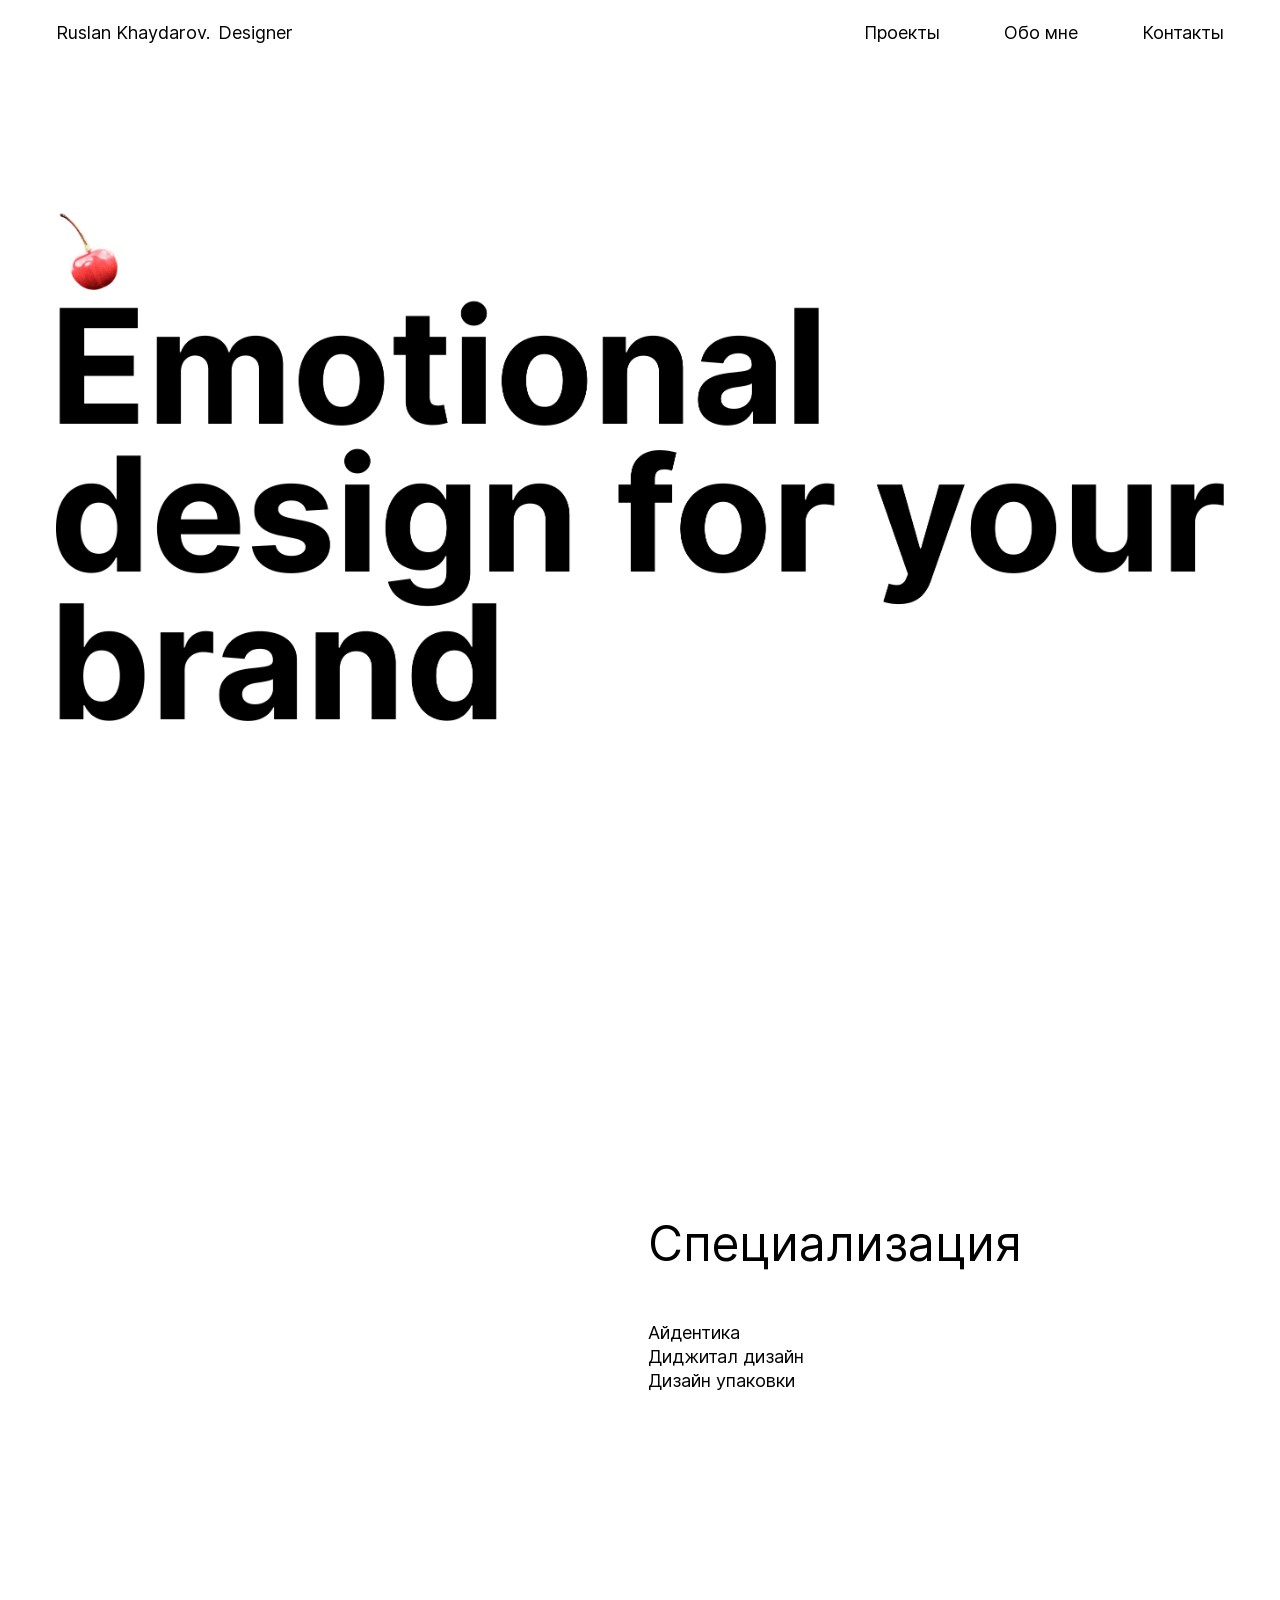
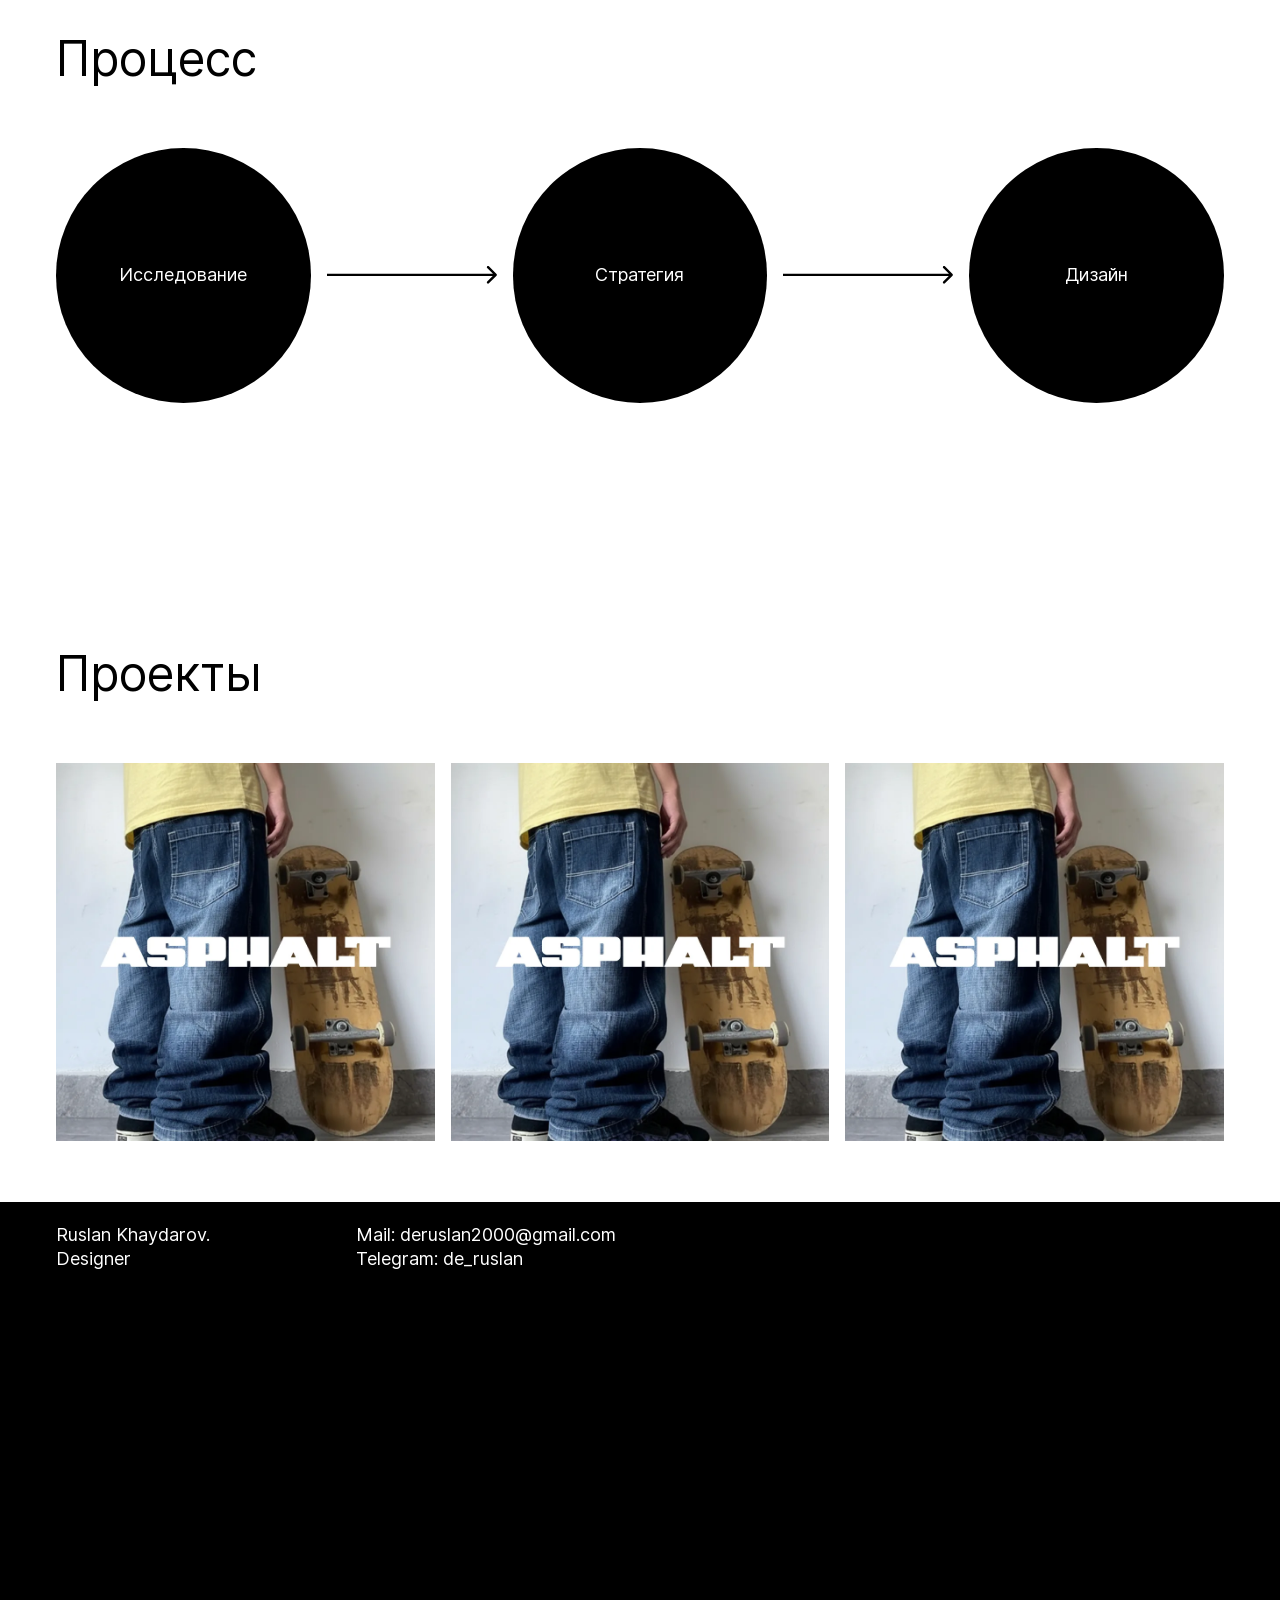
<file: index.html>
<!DOCTYPE html>
<html lang="ru">
<head>
    <meta charset="UTF-8">
    <meta http-equiv="X-UA-Compatible" content="IE=edge">
    <meta name="viewport" content="width=device-width, initial-scale=1.0">
    <link rel="stylesheet" href="./css/fonts.css">
    <link rel="stylesheet" href="./css/bootstrap-reboot.min.css">
    <link rel="stylesheet" href="./css/style.css">
    <title>TMA</title>
</head>
<body>
    <header class="header container">

        <div class="header__logo">
            <div class="logo">
                <div class="logo__text">
                    Ruslan Khaydarov.
                </div>
                <div class="logo__text">
                    Designer
                </div>
            </div>
        </div>

        <nav class="header__nav">
            <button class="burger" type="button" aria-label="Menu" aria-expanded="false">
                <span class="burger__line"></span>
                <span class="burger__line"></span>
            </button>

            <div class="nav">
                <a href="./projects/index.html" class="nav__item">
                    Проекты
                </a>
                <a href="./about/index.html" class="nav__item">
                    Обо мне
                </a>
                <a href="./contacts/index.html" class="nav__item">
                    Контакты
                </a>
            </div>

            <div class="nav-overlay" hidden></div>
        </nav>
        

    </header>

    <div class="hero hero--main">
        <div class="container">
            <img 
            class="hero__img hero__img--main" 
            srcset="./image/main-img.webp 1x, ./image/main-img.webp 2x"
            src="./image/main-img.webp" 
            alt="" 
            loading="eager"
            fetchpriority="high">
        </div>
        
    </div>

    <main class="main container">

        <section class="section-main">
            <div class="section-main__text-block">
                <h1 class="section-main__h1">
                    Специализация
                </h1>
                <p>
                    Айдентика
                    <br>
                    Диджитал дизайн
                    <br>
                    Дизайн упаковки
                </p>
            </div>
        </section>

        <section class="section-process">
            <h1 class="section-process__h1">
                Процесс
            </h1>
            <div class="section-process__graph">
                <div class="section-process__graph-item">
                    <div class="ball-block">
                        <span class="ball-block__text">
                            Исследование
                        </span>
                    </div>
                </div>
                <div class="section-process__graph-item">
                    <div class="arrow-block">
                        <img class="arrow-block__img" src="./image/arrow.svg" alt="">
                    </div>
                </div>
                <div class="section-process__graph-item">
                    <div class="ball-block">
                        <span class="ball-block__text">
                            Стратегия
                        </span>
                    </div>
                </div>
                <div class="section-process__graph-item">
                    <div class="arrow-block">
                        <img class="arrow-block__img" src="./image/arrow.svg" alt="">
                    </div>
                </div>
                <div class="section-process__graph-item">
                    <div class="ball-block">
                        <span class="ball-block__text">
                            Дизайн
                        </span>
                    </div>
                </div>
            </div>
        </section>

        <section class="section-projects">
            <h1 class="section-projects__h1">
                Проекты
            </h1>

            <div class="section-projects__project-links">
                <a href="./tma/index.html" class="section-projects__project-link">
                    <img src="./image/link-img.webp" alt="">
                </a>
                <a href="./asphalt/index.html" class="section-projects__project-link">
                    <img src="./image/link-img.webp" alt="">
                </a>
                <a href="" class="section-projects__project-link">
                    <img src="./image/link-img.webp" alt="">
                </a>
            </div>
        </section>
    </main>

    <footer class="footer">
        <div class="container footer__container">
            <div class="footer__logo">
                <div class="logo">
                    <div class="logo__text">
                        Ruslan Khaydarov.
                    </div>
                    <div class="logo__text">
                        Designer
                    </div>
                </div>
            </div>
            <div class="footer__contacts">
                <a href="#" class="footer__link">
                    Mail: deruslan2000@gmail.com
                </a>
                <a href="#" class="footer__link">
                    Telegram: de_ruslan
                </a>
            </div>
        </div>
    </footer>

    <script src="./js/main.js"></script>
</body>

</html>
</file>
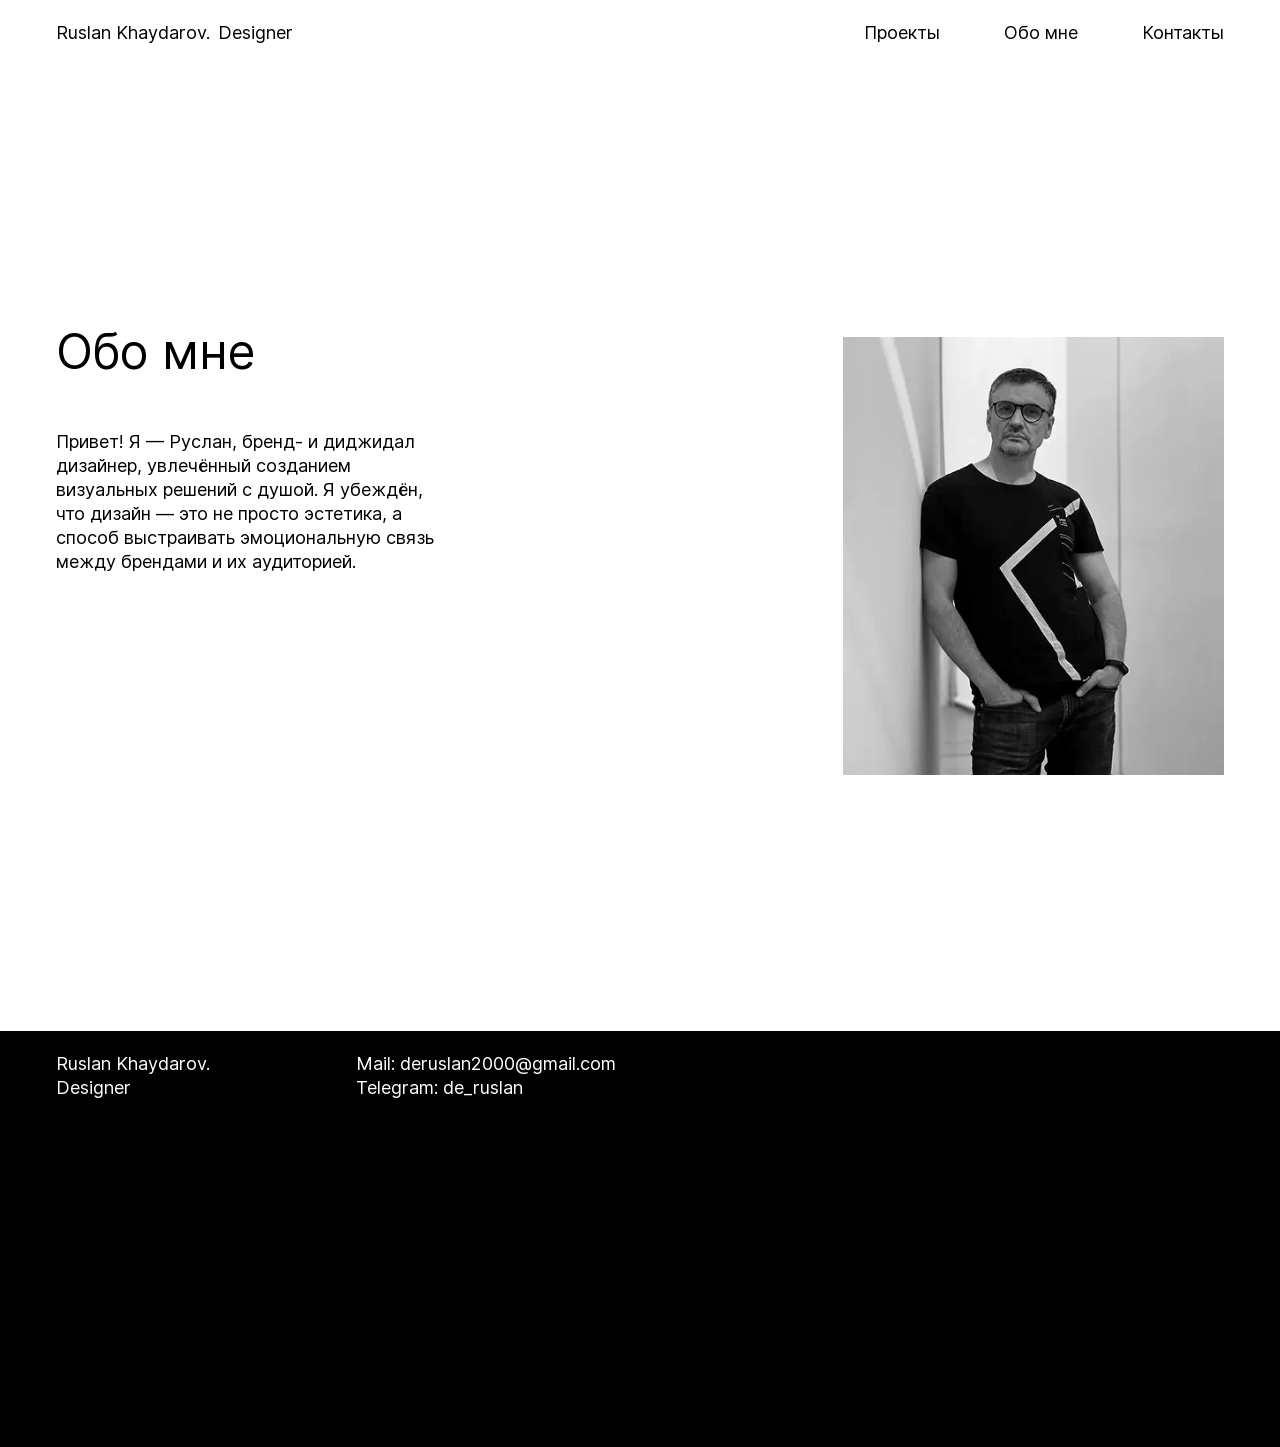
<file: about/index.html>
<!DOCTYPE html>
<html lang="ru">
<head>
    <meta charset="UTF-8">
    <meta http-equiv="X-UA-Compatible" content="IE=edge">
    <meta name="viewport" content="width=device-width, initial-scale=1.0">
    <link rel="stylesheet" href="../css/fonts.css">
    <link rel="stylesheet" href="../css/bootstrap-reboot.min.css">
    <link rel="stylesheet" href="../css/style.css">
    <title>TMA</title>
</head>
<body>
    <header class="header container">

        <div class="header__logo">
            <div class="logo">
                <div class="logo__text">
                    Ruslan Khaydarov.
                </div>
                <div class="logo__text">
                    Designer
                </div>
            </div>
        </div>

        <nav class="header__nav">
            <button class="burger" type="button" aria-label="Menu" aria-expanded="false">
                <span class="burger__line"></span>
                <span class="burger__line"></span>
            </button>

            <div class="nav">
                <a href="../asphalt/index.html" class="nav__item">
                    Проекты
                </a>
                <a href="../about/index.html" class="nav__item">
                    Обо мне
                </a>
                <a href="../contacts/index.html" class="nav__item">
                    Контакты
                </a>
            </div>

            <div class="nav-overlay" hidden></div>
        </nav>
        

    </header>

    <main class="main container">

        <section class="section-about u-pb-2x u-pt-2x">
            <div class="section-about__text-block">
                <div class="section-about__title">
                    <h1 class="section-about__h1">
                        Обо мне
                    </h1>
                </div>
                <div class="section-about__text">
                    <!-- <h2 class="section-intro__h2">
                        8 фильмов-загадок
                    </h2> -->
                    <p>
                        Привет! Я — Руслан, бренд- и диджидал дизайнер, увлечённый созданием визуальных решений с душой. Я убеждён, что дизайн — это не просто эстетика, а способ выстраивать эмоциональную связь между брендами и их аудиторией.
                    </p>
                </div>
            </div>
            <div class="section-about__img-block">
                <img 
                    src="../image/about-photo.webp" 
                    alt="" 
                    loading="eager"
                    fetchpriority="high">
            </div>
            
            
        </section>

    </main>

    <footer class="footer">
        <div class="container footer__container">
            <div class="footer__logo">
                <div class="logo">
                    <div class="logo__text">
                        Ruslan Khaydarov.
                    </div>
                    <div class="logo__text">
                        Designer
                    </div>
                </div>
            </div>
            <div class="footer__contacts">
                <a href="#" class="footer__link">
                    Mail: deruslan2000@gmail.com
                </a>
                <a href="#" class="footer__link">
                    Telegram: de_ruslan
                </a>
            </div>
        </div>
    </footer>

    <script src="../js/main.js"></script>
</body>
</html>
</file>
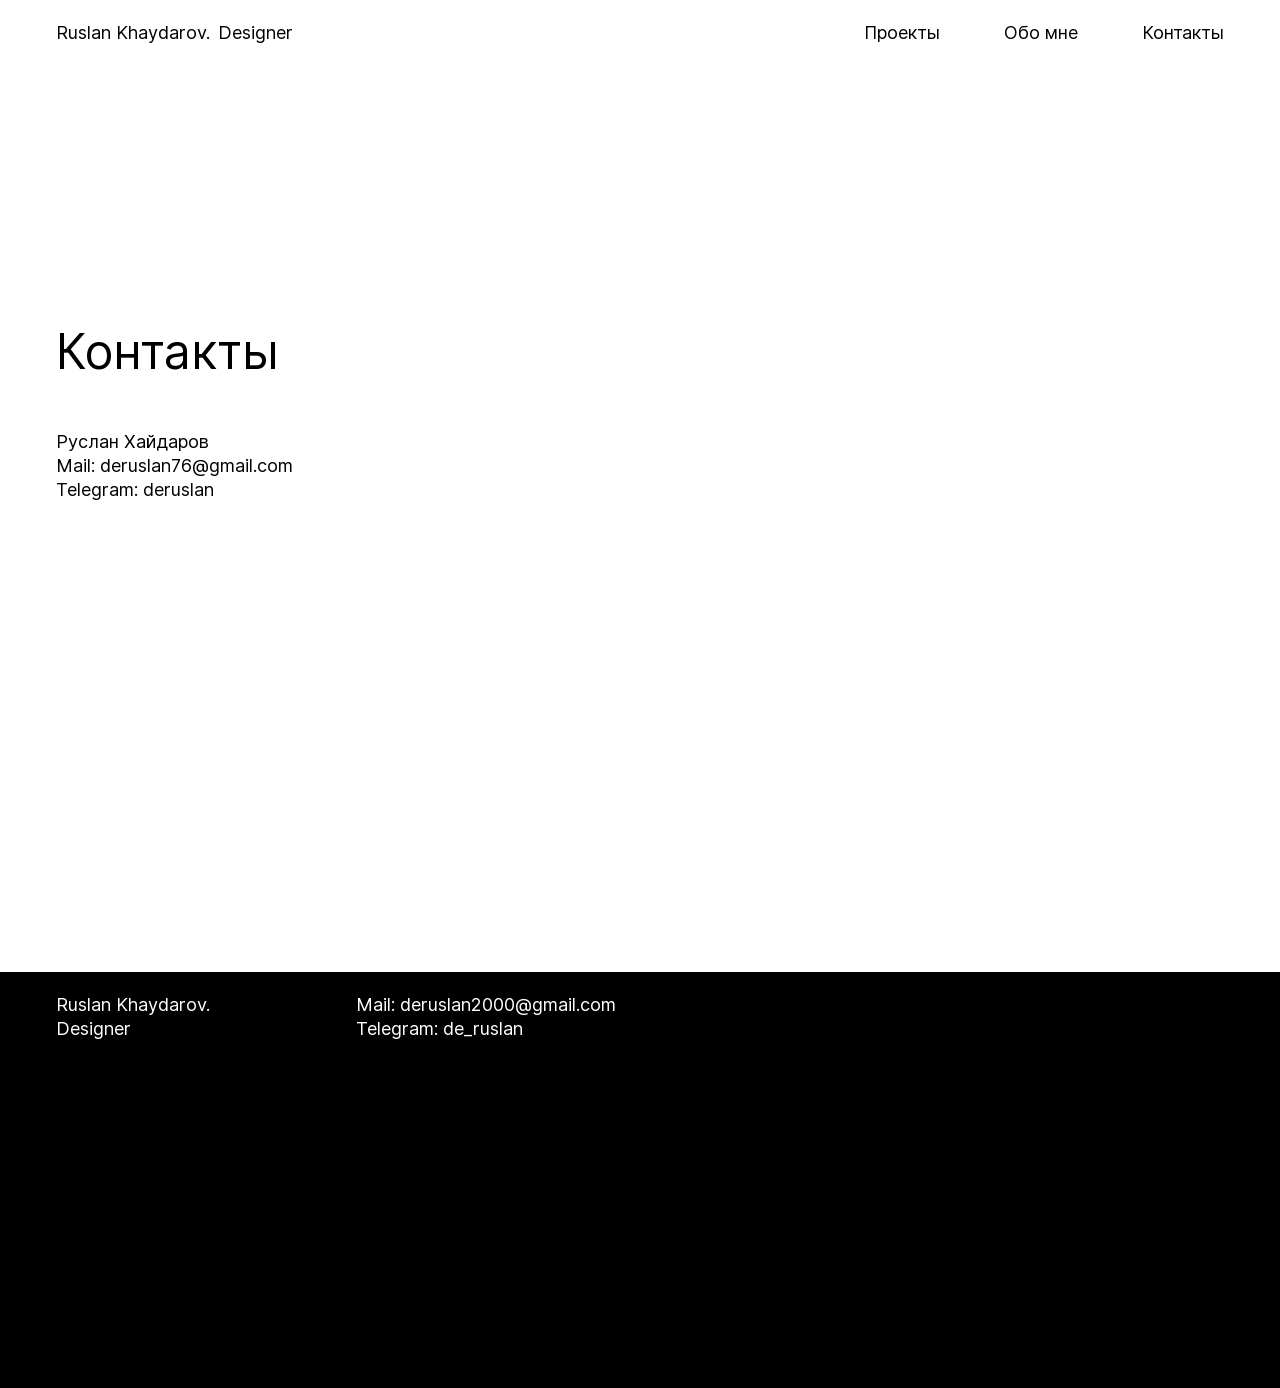
<file: contacts/index.html>
<!DOCTYPE html>
<html lang="ru">
<head>
    <meta charset="UTF-8">
    <meta http-equiv="X-UA-Compatible" content="IE=edge">
    <meta name="viewport" content="width=device-width, initial-scale=1.0">
    <link rel="stylesheet" href="../css/fonts.css">
    <link rel="stylesheet" href="../css/bootstrap-reboot.min.css">
    <link rel="stylesheet" href="../css/style.css">
    <title>TMA</title>
</head>
<body>
    <header class="header container">

        <div class="header__logo">
            <div class="logo">
                <div class="logo__text">
                    Ruslan Khaydarov.
                </div>
                <div class="logo__text">
                    Designer
                </div>
            </div>
        </div>

        <nav class="header__nav">
            <button class="burger" type="button" aria-label="Menu" aria-expanded="false">
                <span class="burger__line"></span>
                <span class="burger__line"></span>
            </button>

            <div class="nav">
                <a href="../asphalt/index.html" class="nav__item">
                    Проекты
                </a>
                <a href="../about/index.html" class="nav__item">
                    Обо мне
                </a>
                <a href="../contacts/index.html" class="nav__item">
                    Контакты
                </a>
            </div>

            <div class="nav-overlay" hidden></div>
        </nav>
        

    </header>

    <main class="main container">

        <section class="section-contacts u-pb-2x u-pt-2x">
            <div class="section-contacts__text-block">
                <div class="section-contacts__title">
                    <h1 class="section-contacts__h1">
                        Контакты
                    </h1>
                </div>
                <div class="section-contacts__text">
                    <span>
                        Руслан Хайдаров 
                    </span>
                    <span>
                        Mail: deruslan76@gmail.com
                    </span>
                    <span>
                        Telegram: deruslan
                    </span>
                                           
                </div>
            </div>
            
            
        </section>

    </main>

    <footer class="footer">
        <div class="container footer__container">
            <div class="footer__logo">
                <div class="logo">
                    <div class="logo__text">
                        Ruslan Khaydarov.
                    </div>
                    <div class="logo__text">
                        Designer
                    </div>
                </div>
            </div>
            <div class="footer__contacts">
                <a href="#" class="footer__link">
                    Mail: deruslan2000@gmail.com
                </a>
                <a href="#" class="footer__link">
                    Telegram: de_ruslan
                </a>
            </div>
        </div>
    </footer>

    <script src="../js/main.js"></script>
</body>
</html>
</file>
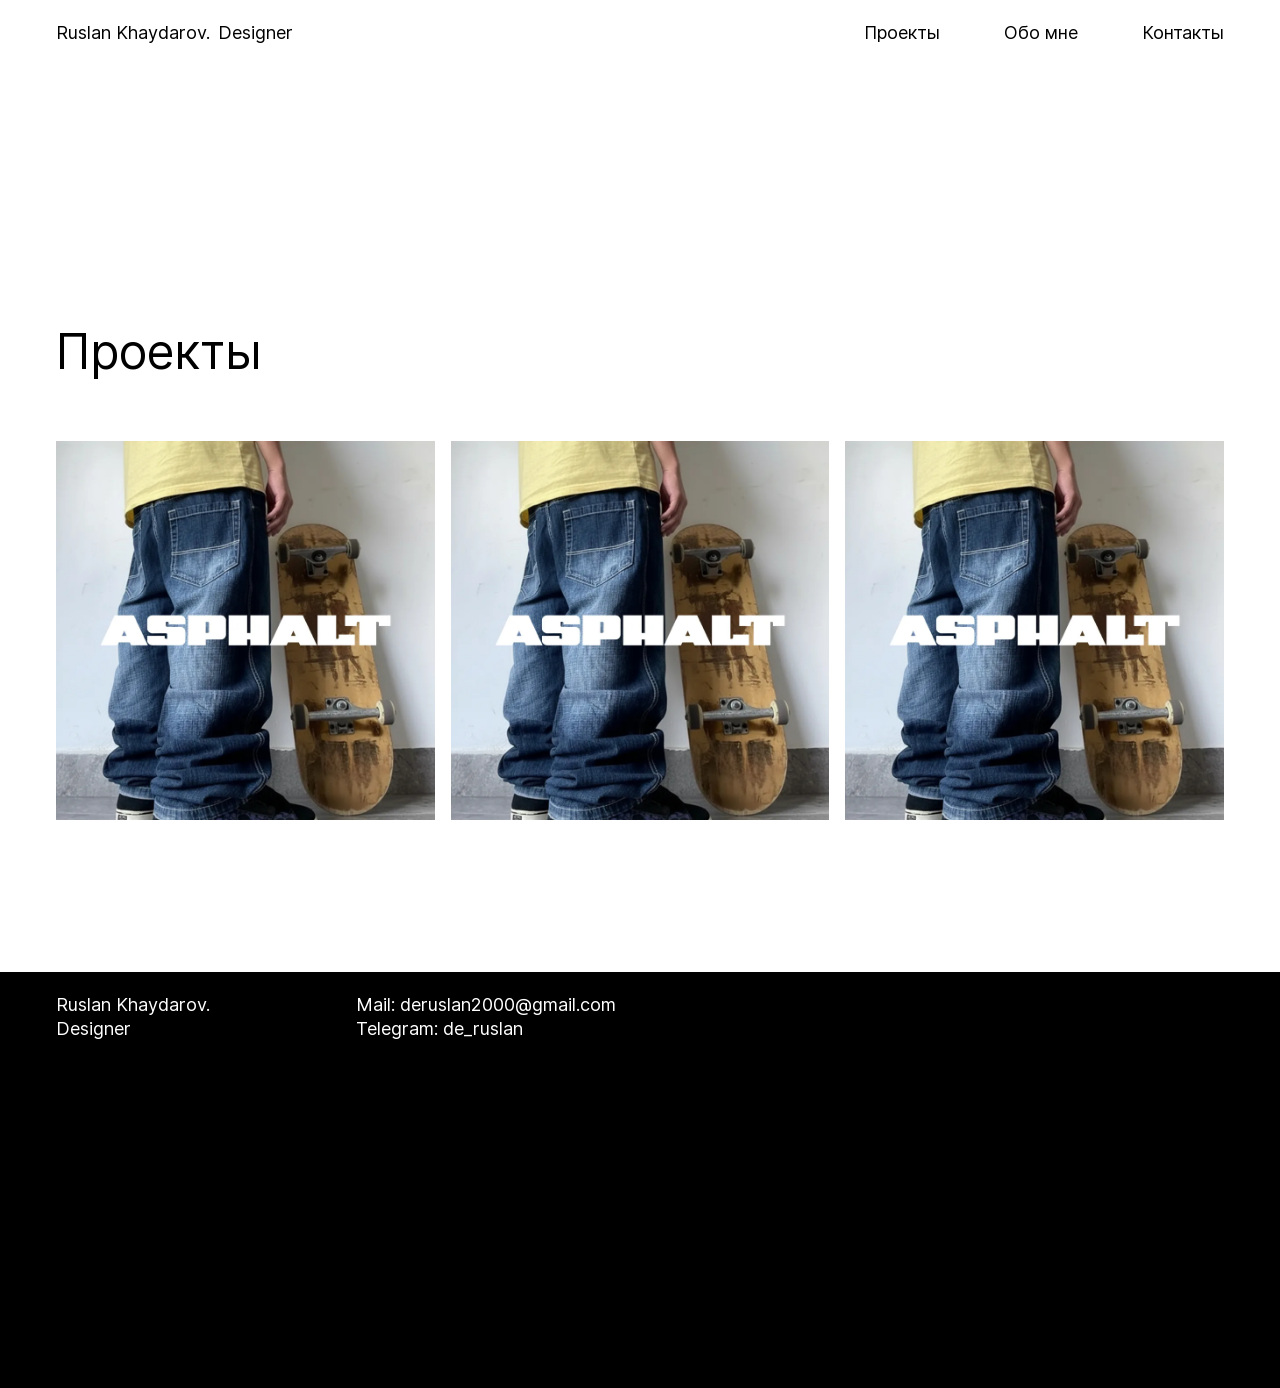
<file: projects/index.html>
<!DOCTYPE html>
<html lang="ru">
<head>
    <meta charset="UTF-8">
    <meta http-equiv="X-UA-Compatible" content="IE=edge">
    <meta name="viewport" content="width=device-width, initial-scale=1.0">
    <link rel="stylesheet" href="../css/fonts.css">
    <link rel="stylesheet" href="../css/bootstrap-reboot.min.css">
    <link rel="stylesheet" href="../css/style.css">
    <title>TMA</title>
</head>
<body>
    <header class="header container">

        <div class="header__logo">
            <div class="logo">
                <div class="logo__text">
                    Ruslan Khaydarov.
                </div>
                <div class="logo__text">
                    Designer
                </div>
            </div>
        </div>

        <nav class="header__nav">
            <button class="burger" type="button" aria-label="Menu" aria-expanded="false">
                <span class="burger__line"></span>
                <span class="burger__line"></span>
            </button>

            <div class="nav">
                <a href="../asphalt/index.html" class="nav__item">
                    Проекты
                </a>
                <a href="../about/index.html" class="nav__item">
                    Обо мне
                </a>
                <a href="../contacts/index.html" class="nav__item">
                    Контакты
                </a>
            </div>

            <div class="nav-overlay" hidden></div>
        </nav>
        

    </header>

    <main class="main container">

        <section class="section-projects u-pt-2x">
            <h1 class="section-projects__h1">
                Проекты
            </h1>

            <div class="section-projects__project-links">
                <a href="../tma/index.html" class="section-projects__project-link">
                    <img src="../image/link-img.webp" alt="">
                </a>
                <a href="../asphalt/index.html" class="section-projects__project-link">
                    <img src="../image/link-img.webp" alt="">
                </a>
                <a href="" class="section-projects__project-link">
                    <img src="../image/link-img.webp" alt="">
                </a>
            </div>
        </section>
    </main>

    <footer class="footer">
        <div class="container footer__container">
            <div class="footer__logo">
                <div class="logo">
                    <div class="logo__text">
                        Ruslan Khaydarov.
                    </div>
                    <div class="logo__text">
                        Designer
                    </div>
                </div>
            </div>
            <div class="footer__contacts">
                <a href="#" class="footer__link">
                    Mail: deruslan2000@gmail.com
                </a>
                <a href="#" class="footer__link">
                    Telegram: de_ruslan
                </a>
            </div>
        </div>
    </footer>

    <script src="../js/main.js"></script>
</body>

</html>
</file>
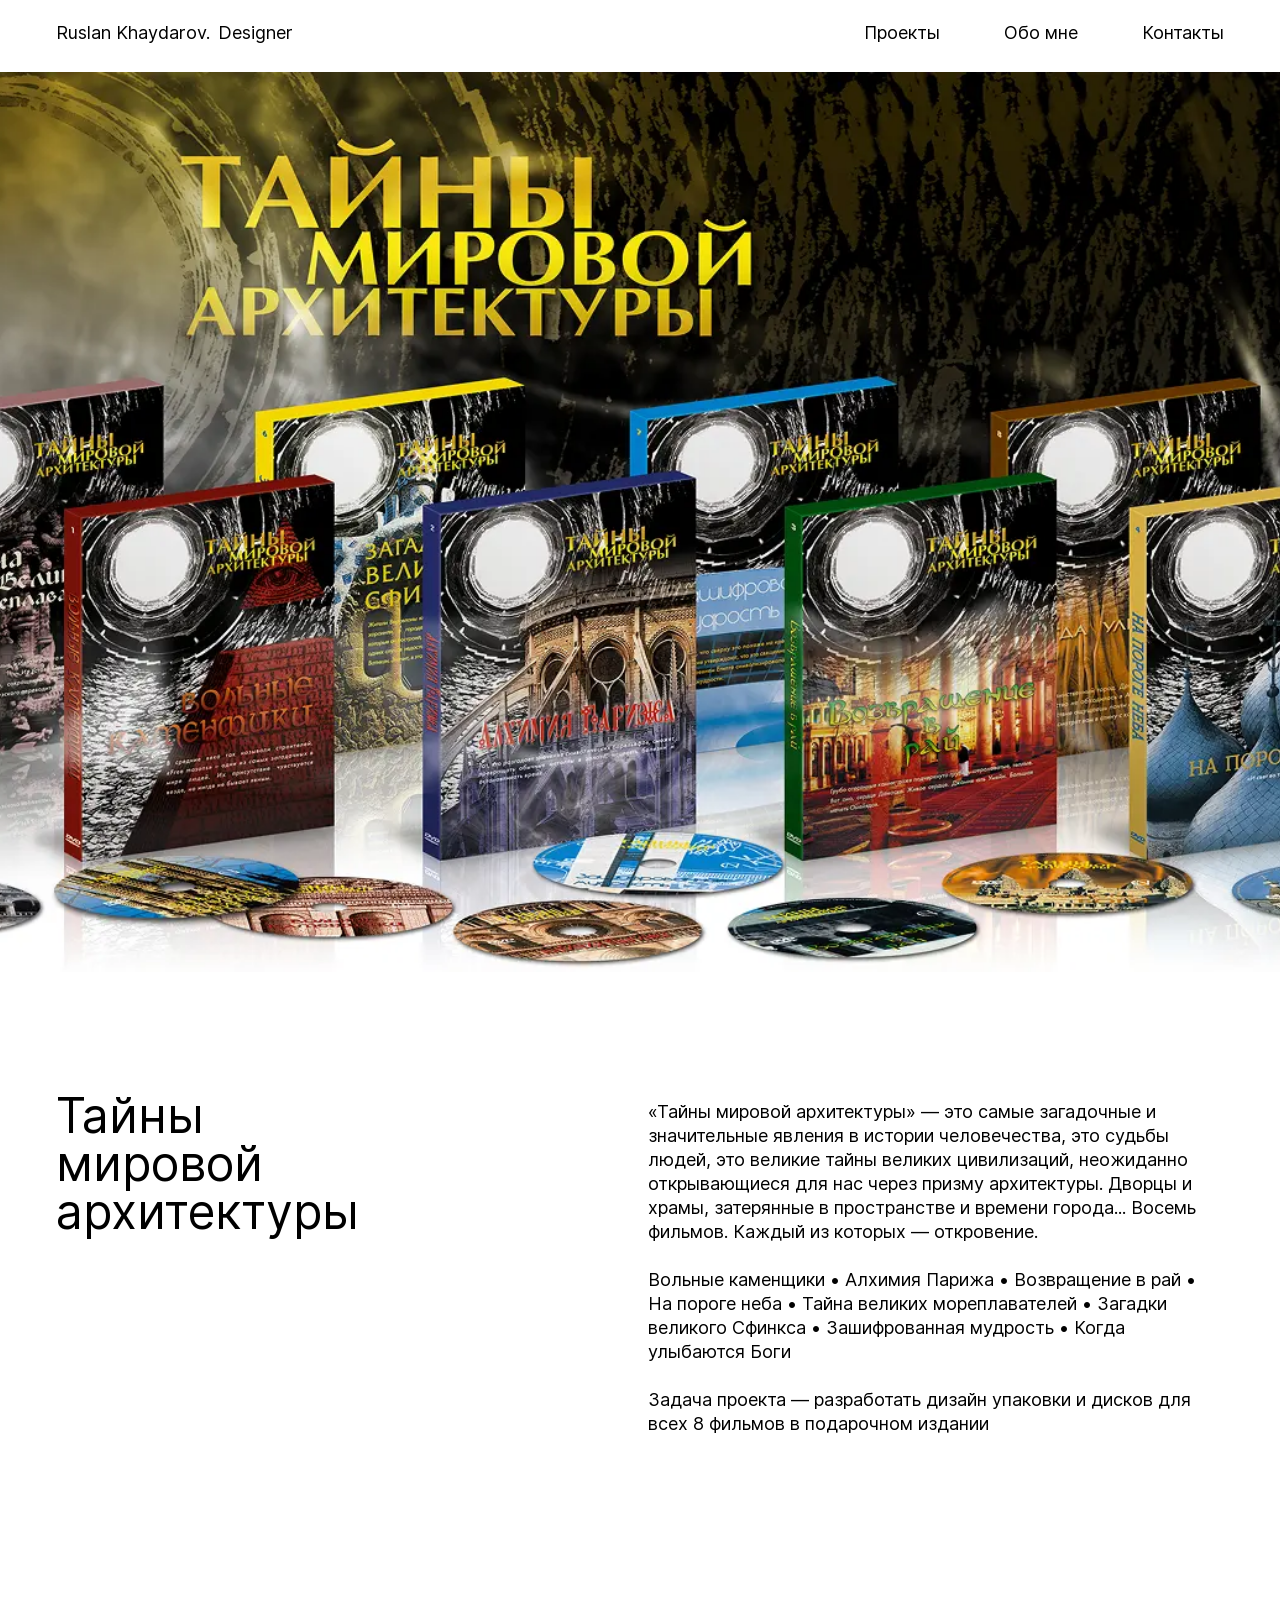
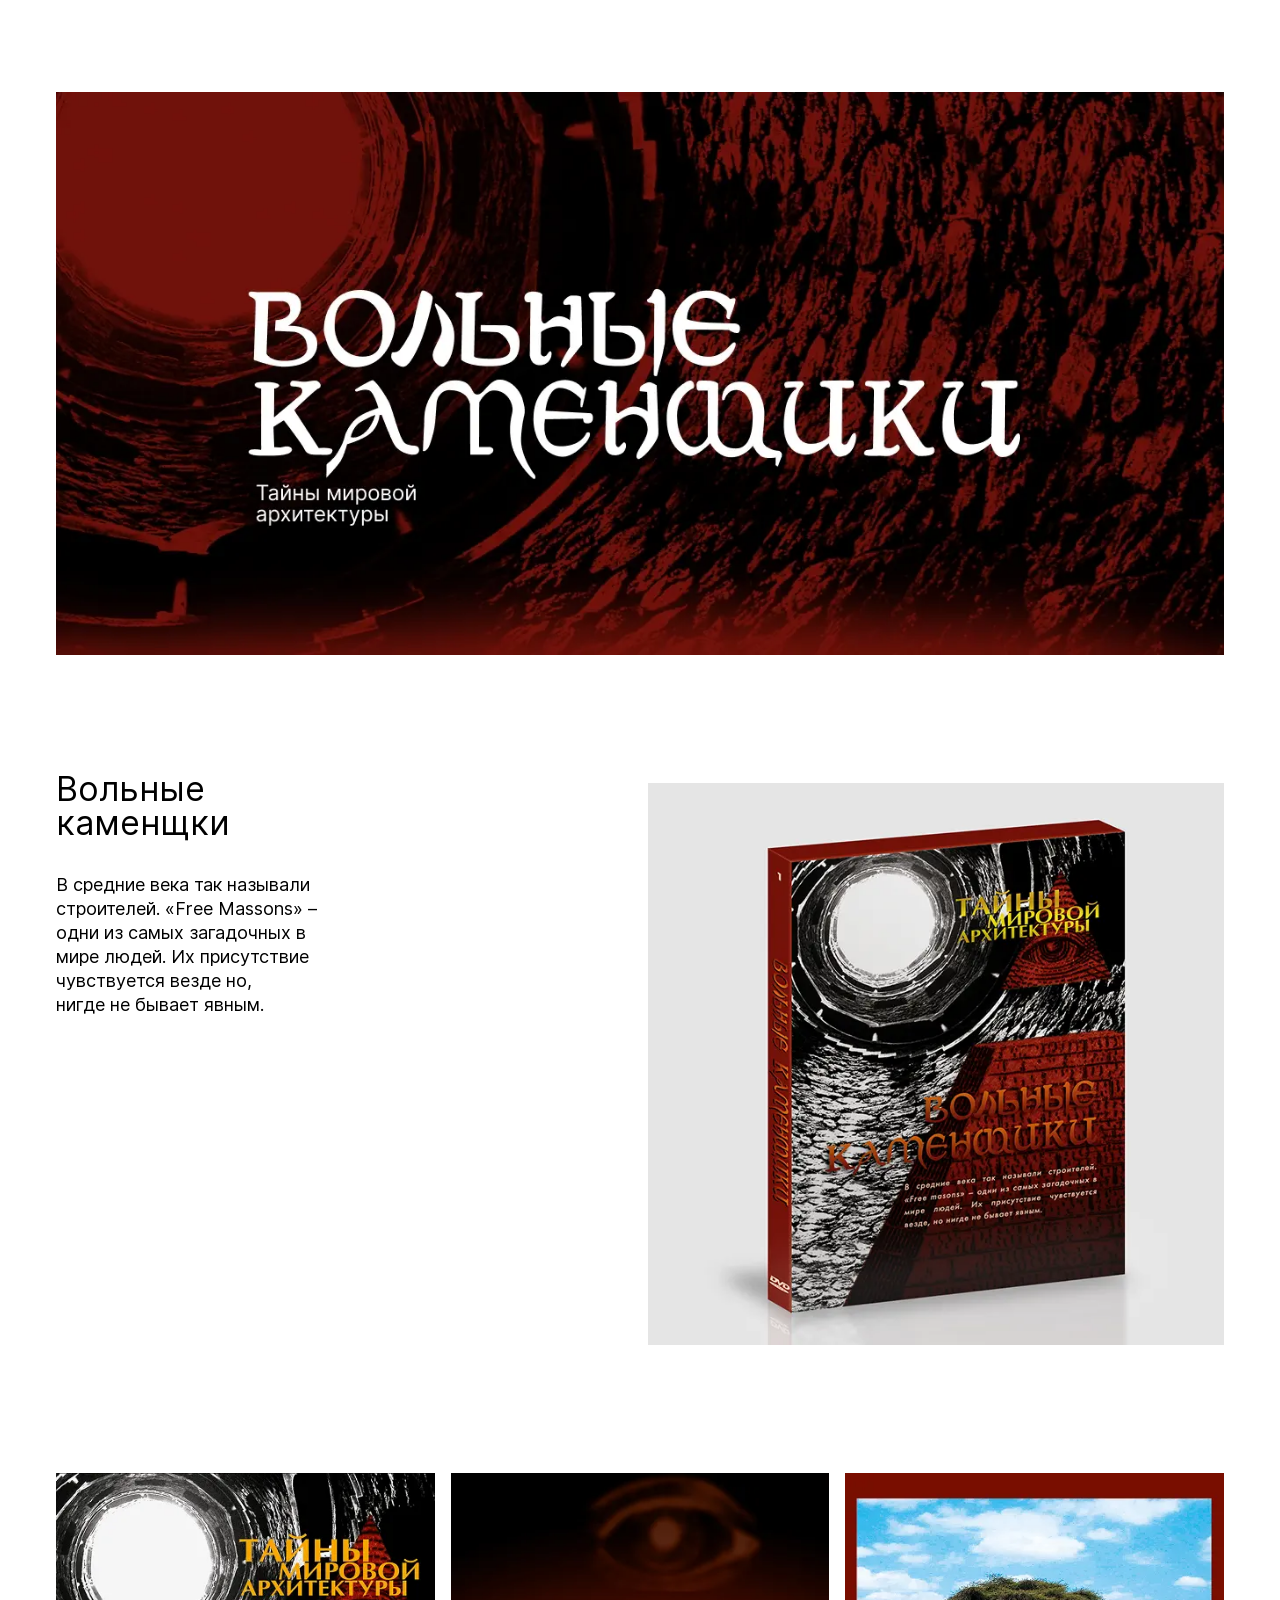
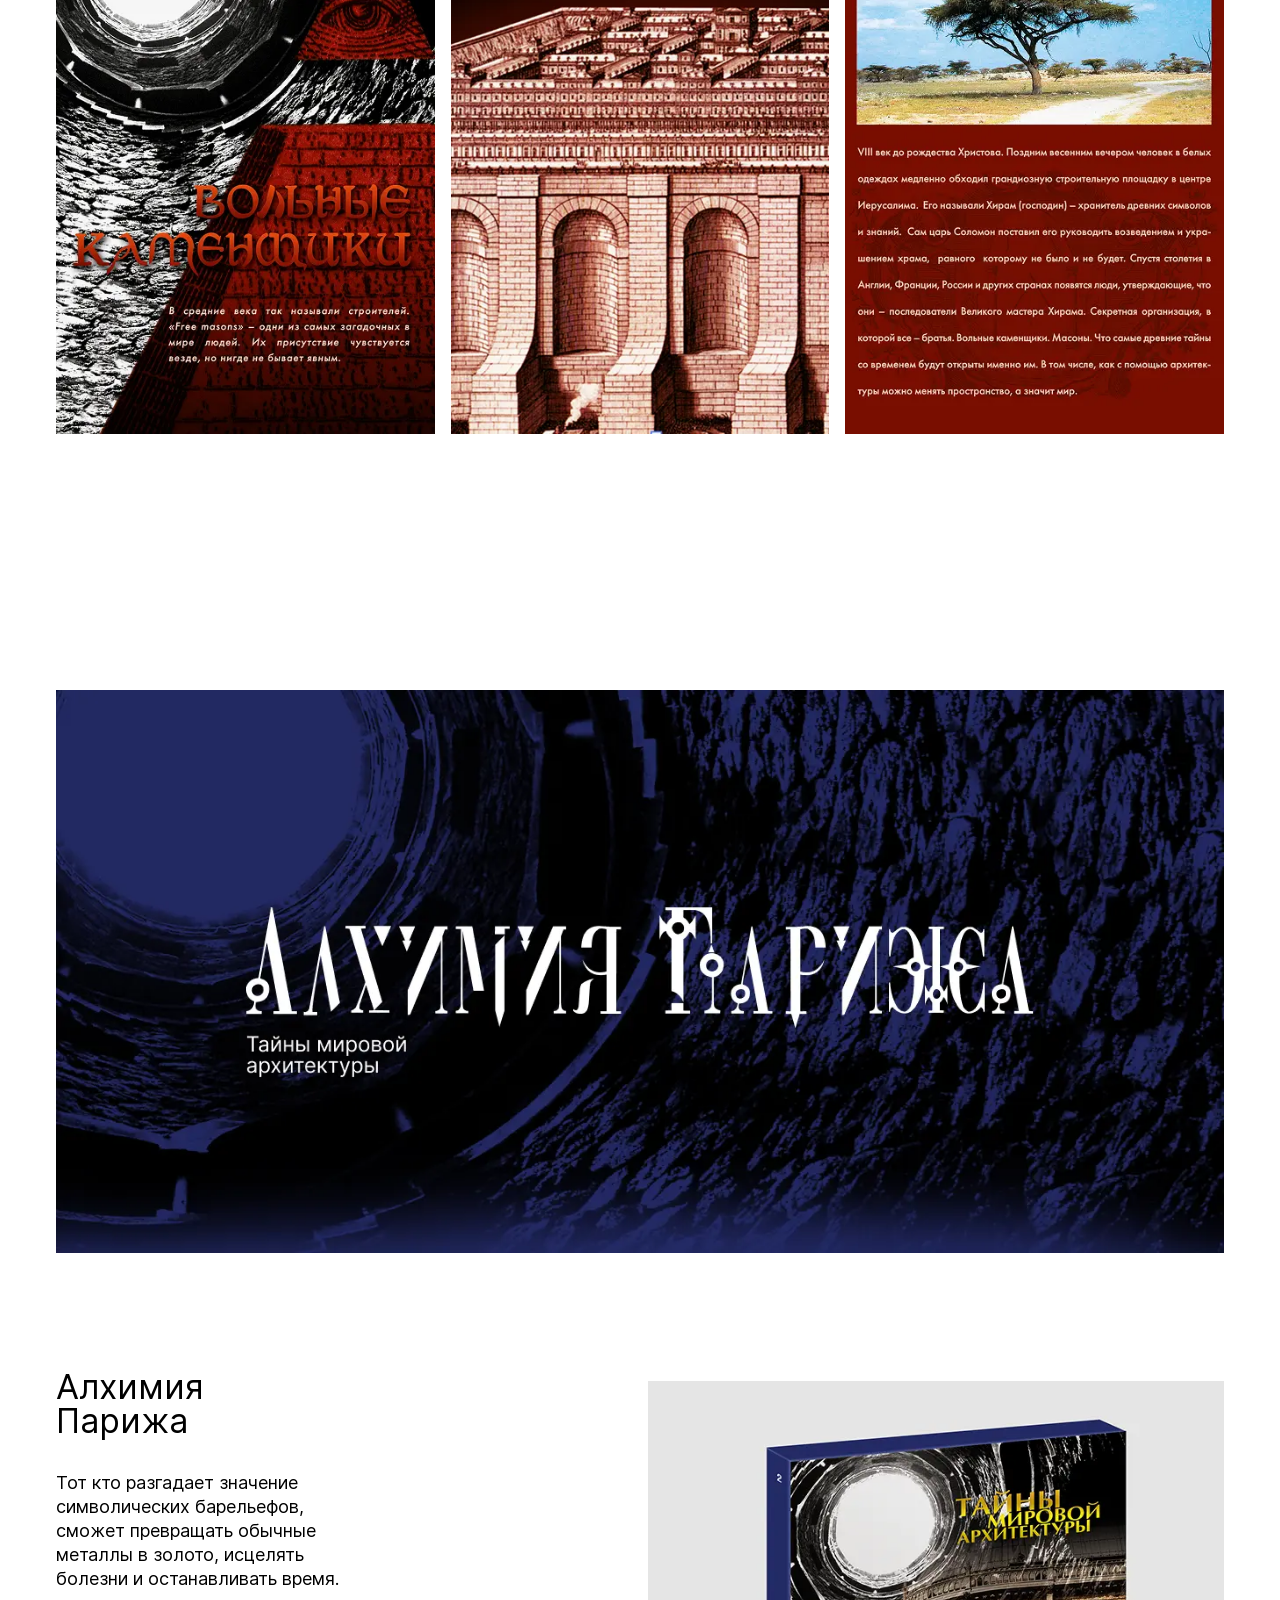
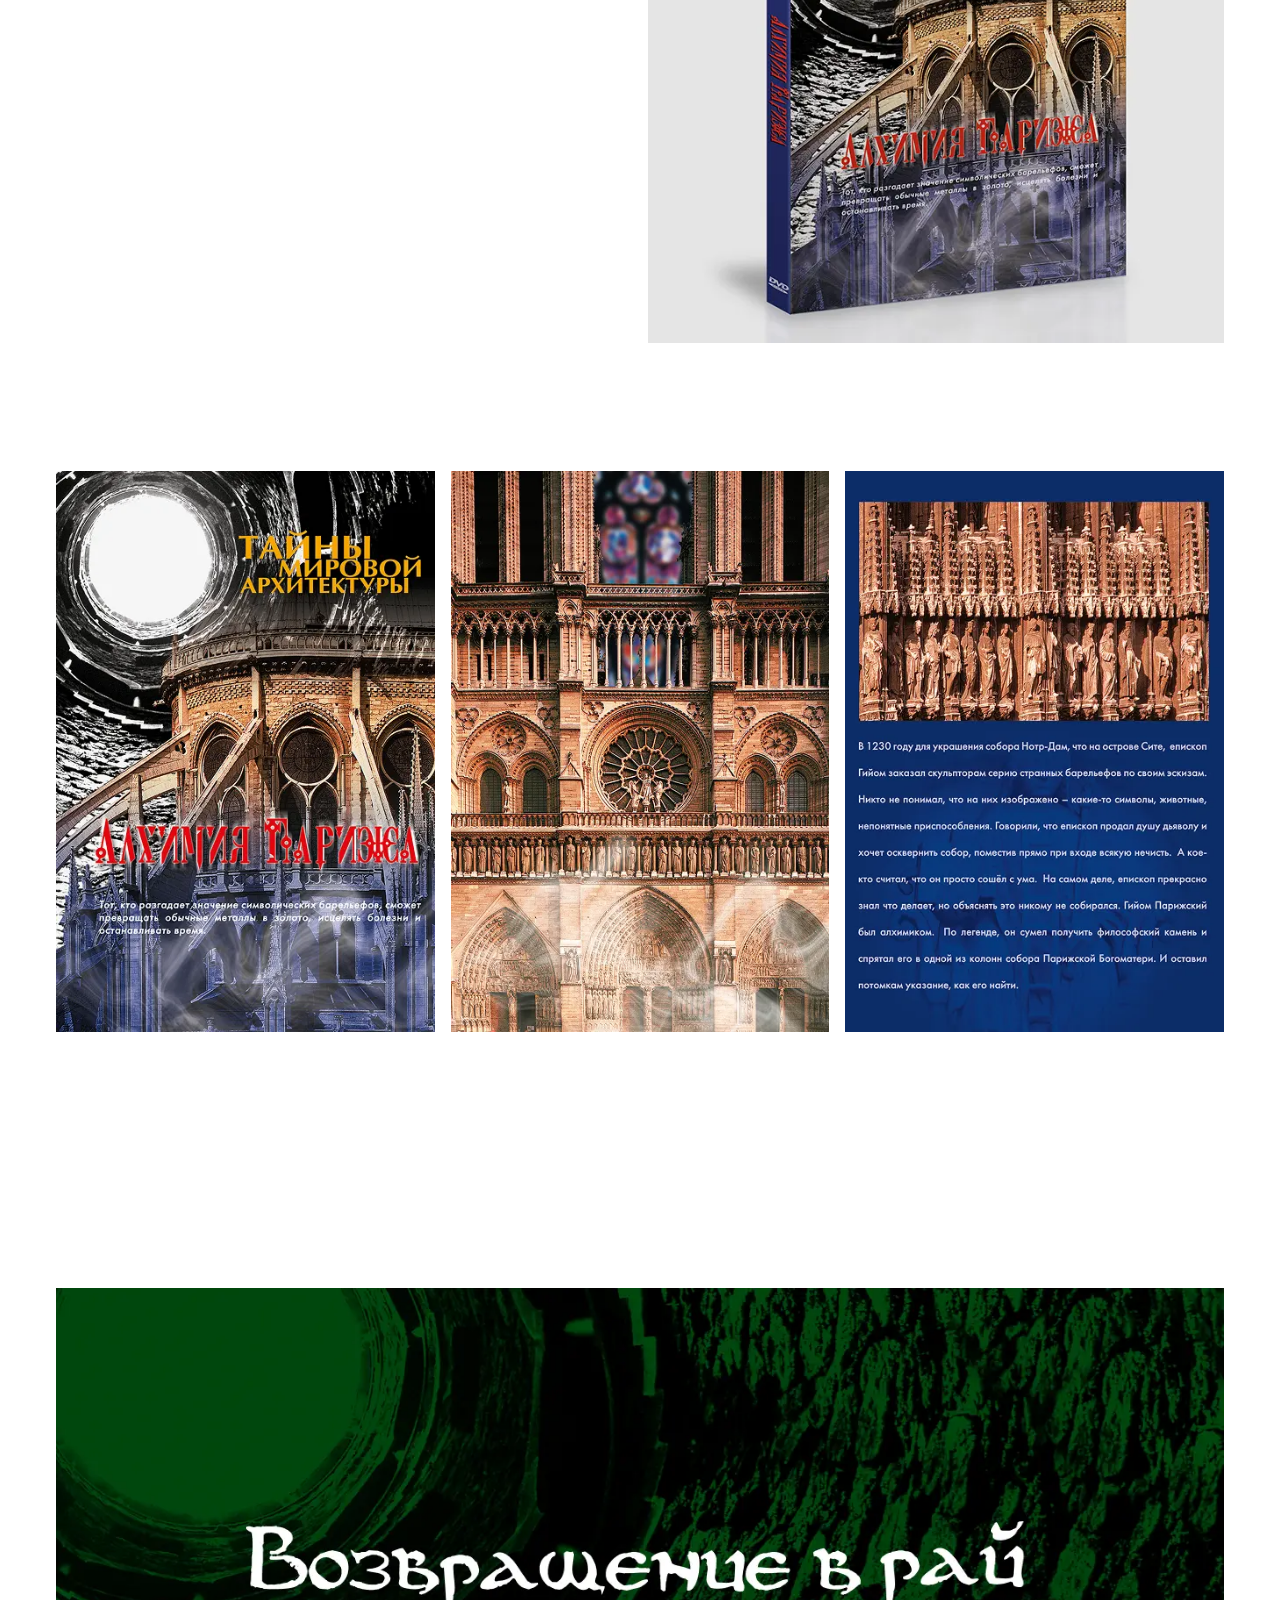
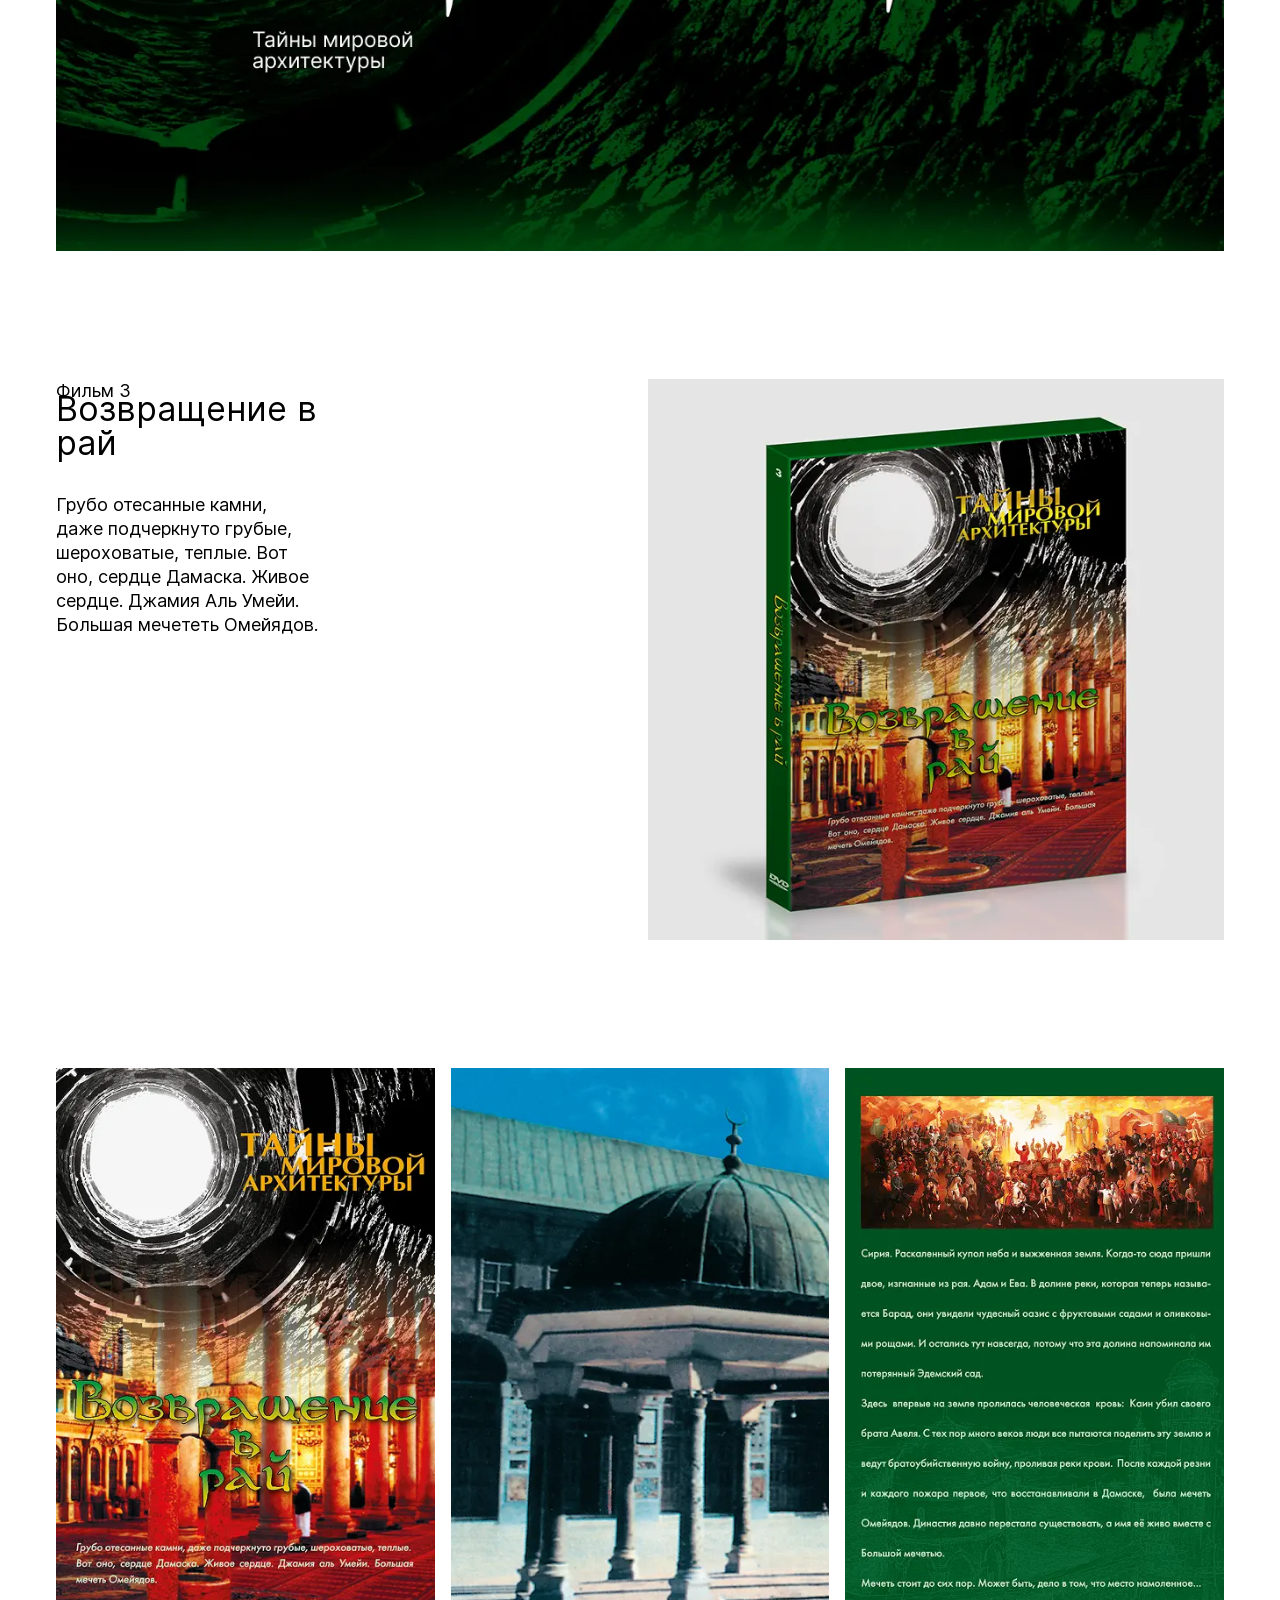
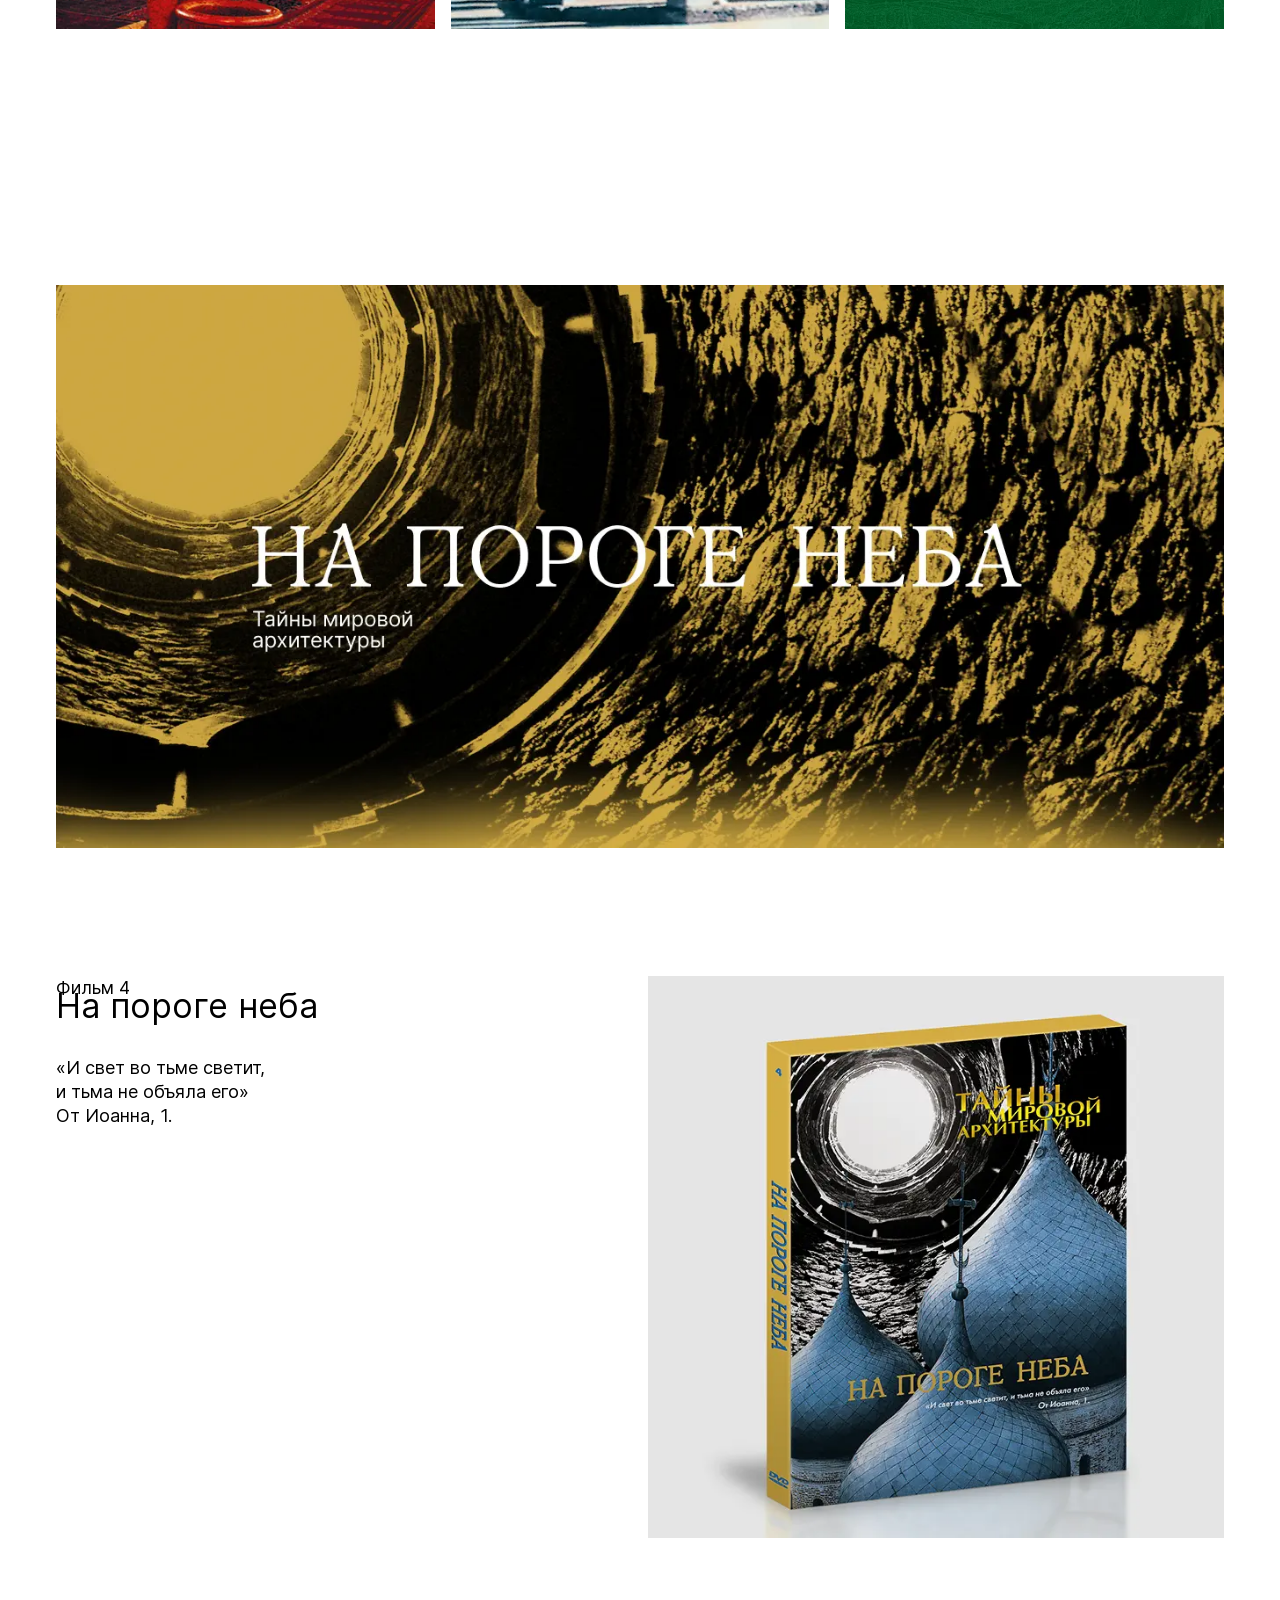
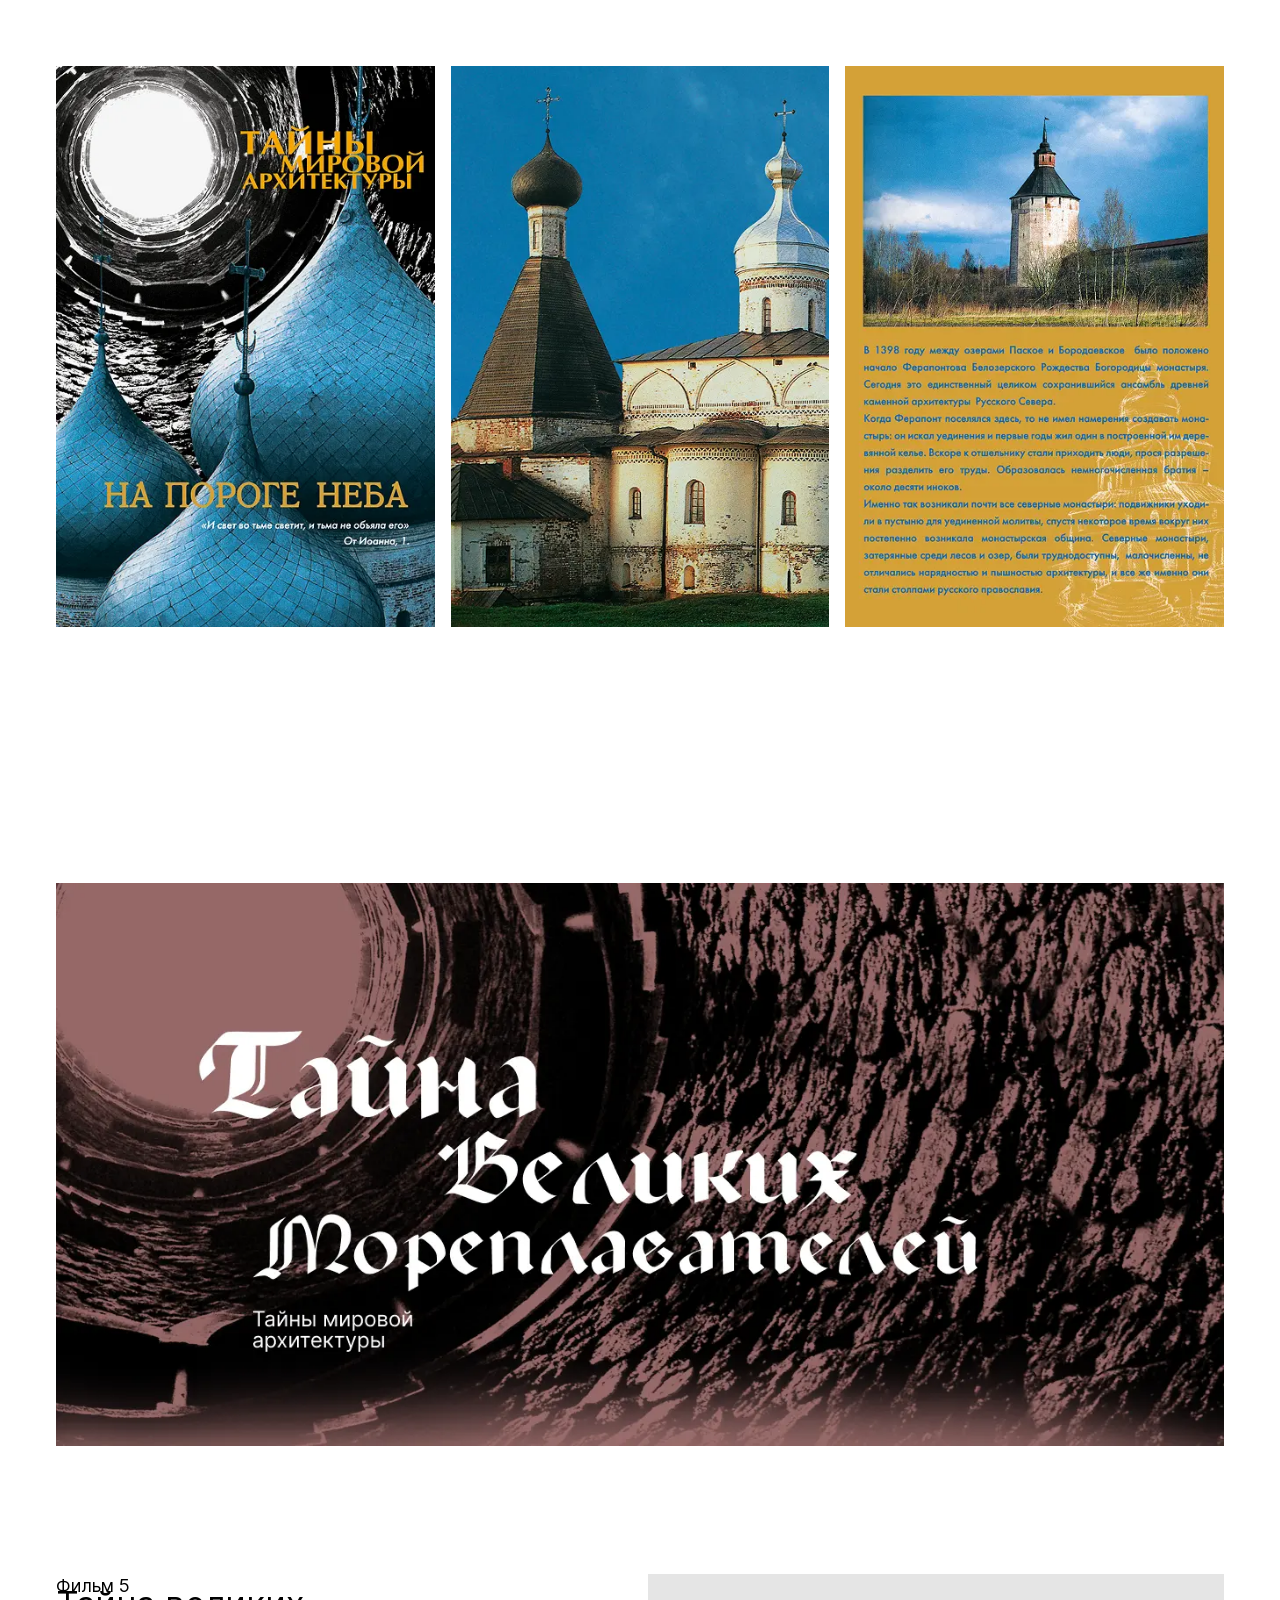
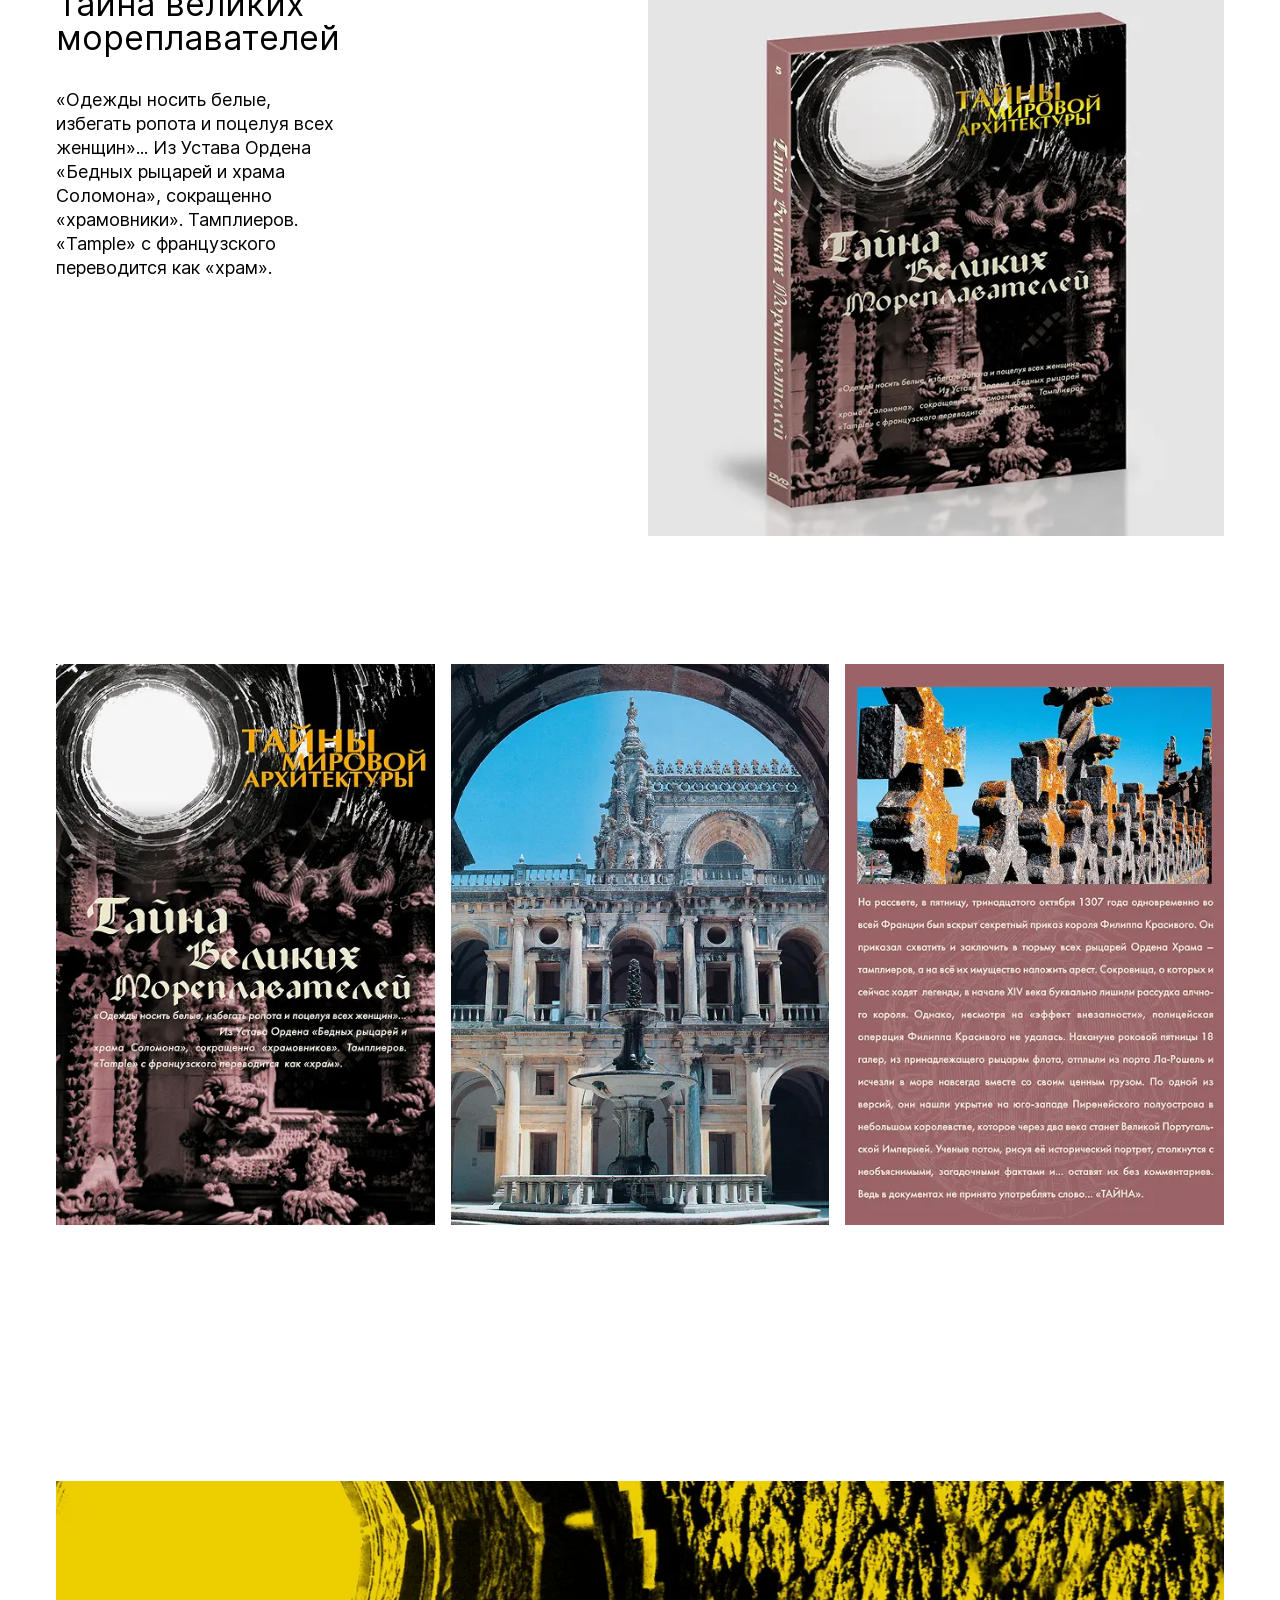
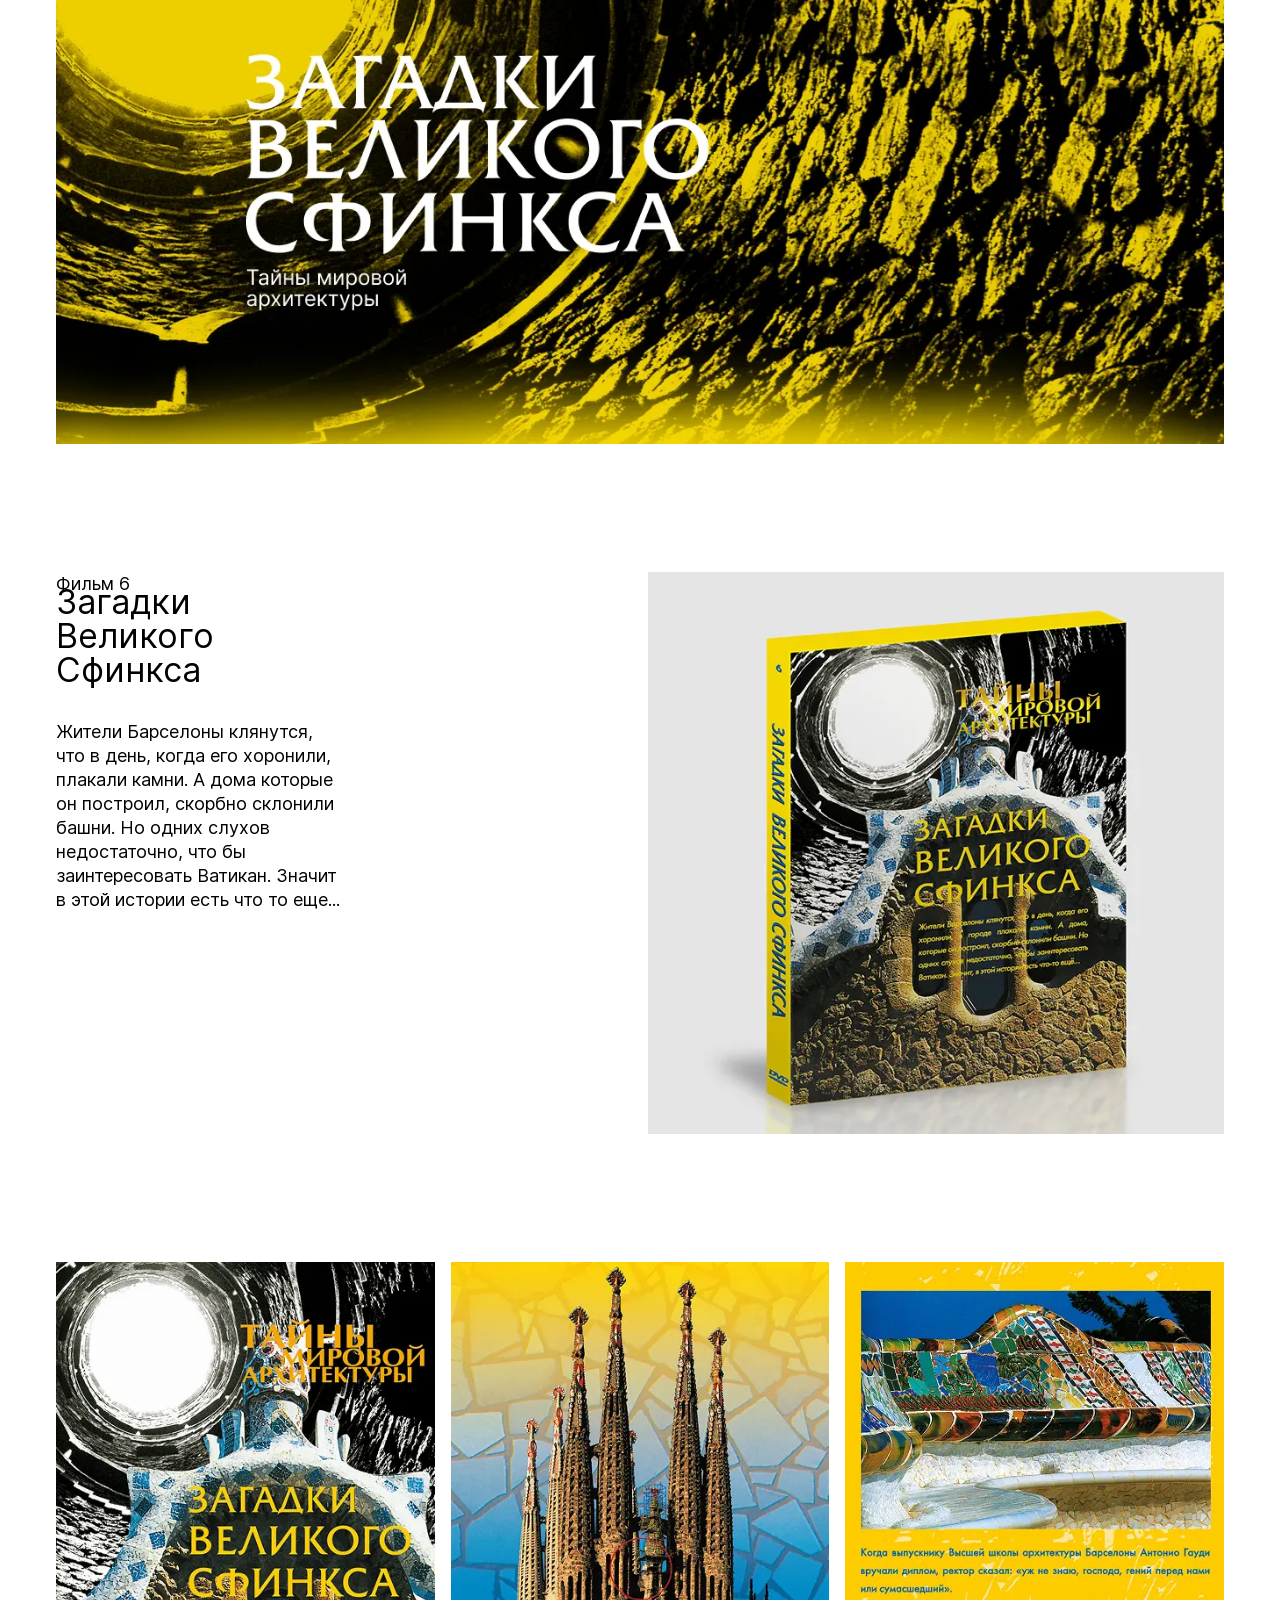
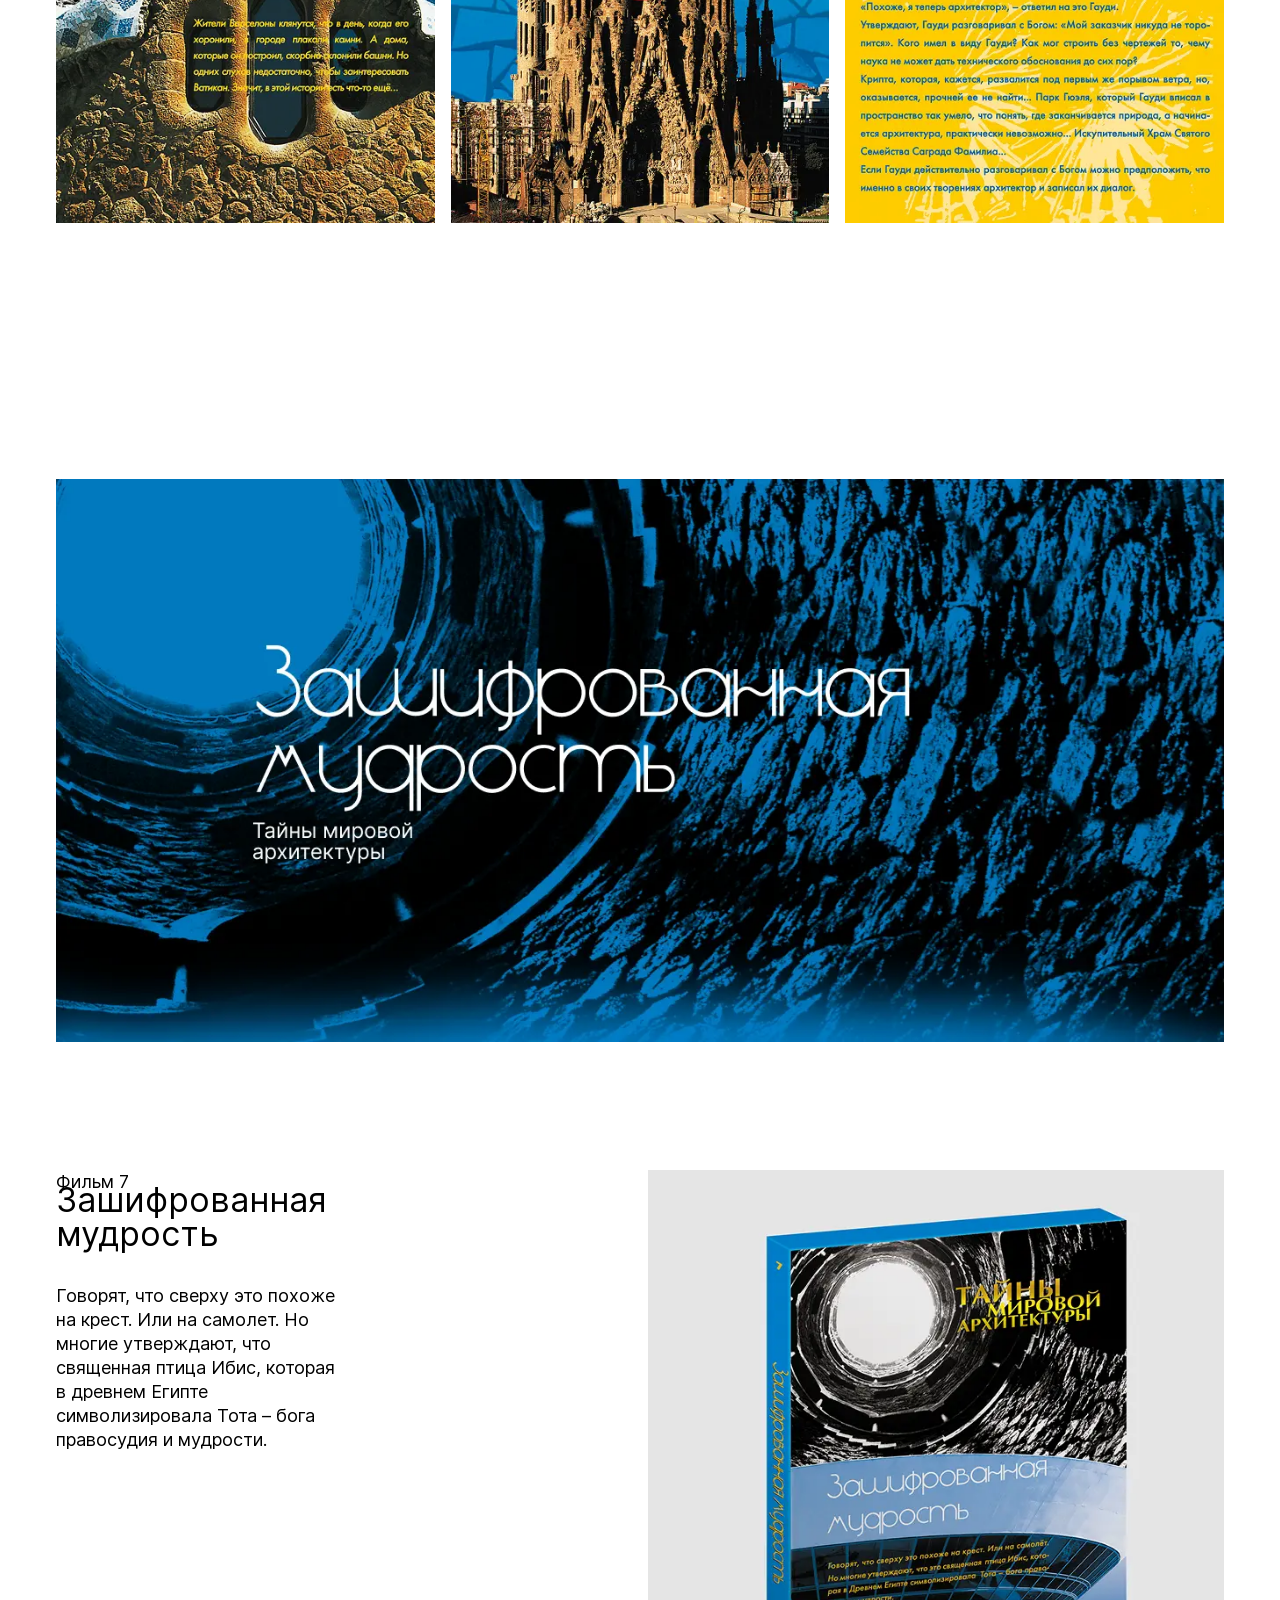
<file: tma/index.html>
<!DOCTYPE html>
<html lang="ru">
<head>
    <meta charset="UTF-8">
    <meta http-equiv="X-UA-Compatible" content="IE=edge">
    <meta name="viewport" content="width=device-width, initial-scale=1.0">
    <link rel="stylesheet" href="../css/fonts.css">
    <link rel="stylesheet" href="../css/bootstrap-reboot.min.css">
    <link rel="stylesheet" href="../css/style.css">
    <title>TMA</title>
</head>
<body>
    <header class="header container">

        <div class="header__logo">
            <div class="logo">
                <div class="logo__text">
                    Ruslan Khaydarov.
                </div>
                <div class="logo__text">
                    Designer
                </div>
            </div>
        </div>

        <nav class="header__nav">
            <button class="burger" type="button" aria-label="Menu" aria-expanded="false">
                <span class="burger__line"></span>
                <span class="burger__line"></span>
            </button>

            <div class="nav">
                <a href="../asphalt/index.html" class="nav__item">
                    Проекты
                </a>
                <a href="../about/index.html" class="nav__item">
                    Обо мне
                </a>
                <a href="../contacts/index.html" class="nav__item">
                    Контакты
                </a>
            </div>

            <div class="nav-overlay" hidden></div>
        </nav>
        

    </header>

    <div class="hero u-mb">
        <img 
            class="hero__img"
            srcset="../image/main_img.webp 1x, ../image/main_img_2x.webp 2x"
            src="../image/main_img.webp" 
            alt="" 
            loading="eager"
            fetchpriority="high">
    </div>

    <main class="main container">

        <section class="section-intro u-pb-2x">
            <div class="section-intro__title">
                <h1 class="section-intro__h1">
                    Тайны <br> мировой <br> архитектуры
                </h1>
            </div>
            <div class="section-intro__text">
                <!-- <h2 class="section-intro__h2">
                    8 фильмов-загадок
                </h2> -->
                <p>
                    «Тайны мировой архитектуры» — это самые загадочные и значительные явления в истории человечества, это судьбы людей, это великие тайны великих цивилизаций, неожиданно открывающиеся для нас через призму архитектуры. Дворцы и храмы, затерянные в пространстве и времени города... Восемь фильмов. Каждый из которых — откровение.
                </p>

                <p>
                    Вольные каменщики • Алхимия Парижа • Возвращение в рай • На пороге неба • Тайна великих мореплавателей • Загадки великого Сфинкса • Зашифрованная мудрость • Когда улыбаются Боги
                </p>

                <p>
                    Задача проекта — разработать дизайн упаковки и дисков для всех 8 фильмов в подарочном издании
                </p>
            </div>
            
        </section>

        <section class="section-book u-pb">
            <div class="section-book__title-img u-mb">
                <img 
                    srcset="../image/section-big-img-1.webp 1x, ../image/section-big-img-1_2x.webp 2x"
                    src="../image/section-big-img-1.webp" 
                    alt="" 
                    loading="lazy">
            </div>
            <div class="section-book__content u-mb">
                <div class="section-book__text">
                    <!-- <span class="section-book__label">Фильм 1</span> -->
                    <h2 class="section-book__title">Вольные <br> каменщки</h2>
                    <p>
                        В средние века так называли строителей. «Free Massons» – одни из самых загадочных в мире людей. Их присутствие чувствуется везде но, нигде не бывает явным.
                    </p>
                </div>
                <div class="section-book__img">
                    <img 
                        srcset="../image/book-img-1.webp 1x, ../image/book-img-1_2x.webp 2x"
                        src="../image/book-img-1.webp.webp" 
                        alt="" 
                        loading="lazy">
                </div>
                
            </div>
            <div class="section-book__gallery u-mb">
                <div class="section-book__slide">
                    <img 
                        srcset="../image/book-slide-1_1.webp 1x, ../image/book-slide-1_1_2x.webp 2x"
                        src="../image/book-slide-1_1.webp" 
                        alt="" 
                        loading="lazy">
                </div>
                <div class="section-book__slide">
                    <img 
                        srcset="../image/book-slide-1_2.webp 1x, ../image/book-slide-1_2_2x.webp 2x"
                        src="../image/book-slide-1_2.webp" 
                        alt="" 
                        loading="lazy">
                </div>
                <div class="section-book__slide">
                    <img 
                        srcset="../image/book-slide-1_3.webp 1x, ../image/book-slide-1_3_2x.webp 2x"
                        src="../image/book-slide-1_3.webp" 
                        alt="" 
                        loading="lazy">
                </div>
            </div>
        </section>

        <section class="section-book u-pb">
            <div class="section-book__title-img u-mb">
                <img 
                    srcset="../image/section-big-img-2.webp 1x, ../image/section-big-img-2_2x.webp 2x"
                    src="../image/section-big-img-2.webp" 
                    alt="" 
                    loading="lazy">
            </div>
            <div class="section-book__content u-mb">
                <div class="section-book__text">
                    <h2 class="section-book__title">Алхимия Парижа</h2>
                    <p>
                        Тот кто разгадает значение символических барельефов, сможет превращать обычные металлы в золото, исцелять болезни и останавливать время.
                    </p>
                </div>
                <div class="section-book__img">
                    <img 
                        srcset="../image/book-img-2.webp 1x, ../image/book-img-2_2x.webp 2x"
                        src="../image/book-img-2.webp.webp" 
                        alt="" 
                        loading="lazy">
                </div>
                
            </div>
            <div class="section-book__gallery u-mb">
                <div class="section-book__slide">
                    <img 
                        srcset="../image/book-slide-2_1.webp 1x, ../image/book-slide-2_1_2x.webp 2x"
                        src="../image/book-slide-2_1.webp" 
                        alt="" 
                        loading="lazy">
                </div>
                <div class="section-book__slide">
                    <img 
                        srcset="../image/book-slide-2_2.webp 1x, ../image/book-slide-2_2_2x.webp 2x"
                        src="../image/book-slide-2_2.webp" 
                        alt="" 
                        loading="lazy">
                </div>
                <div class="section-book__slide">
                    <img 
                        srcset="../image/book-slide-2_3.webp 1x, ../image/book-slide-2_3_2x.webp 2x"
                        src="../image/book-slide-2_3.webp" 
                        alt="" 
                        loading="lazy">
                </div>
            </div>
        </section>

        <section class="section-book u-pb">
            <div class="section-book__title-img u-mb">
                <img 
                    srcset="../image/section-big-img-3.webp 1x, ../image/section-big-img-3_2x.webp 2x"
                    src="../image/section-big-img-3.webp" 
                    alt="" 
                    loading="lazy">
            </div>
            <div class="section-book__content u-mb">
                <div class="section-book__text">
                    <span class="">Фильм 3</span>
                    <h2 class="section-book__title">Возвращение в рай</h2>
                    <p>
                        Грубо отесанные камни, даже подчеркнуто грубые, шероховатые, теплые. Вот оно, сердце Дамаска. Живое сердце. Джамия Аль Умейи. Большая мечететь Омейядов. 
                    </p>
                </div>
                <div class="section-book__img">
                    <img 
                        srcset="../image/book-img-3.webp 1x, ../image/book-img-3_2x.webp 2x"
                        src="../image/book-img-3.webp.webp" 
                        alt="" 
                        loading="lazy">
                </div>
                
            </div>
            <div class="section-book__gallery u-mb">
                <div class="section-book__slide">
                    <img 
                        srcset="../image/book-slide-3_1.webp 1x, ../image/book-slide-3_1_2x.webp 2x"
                        src="../image/book-slide-3_1.webp" 
                        alt="" 
                        loading="lazy">
                </div>
                <div class="section-book__slide">
                    <img 
                        srcset="../image/book-slide-3_2.webp 1x, ../image/book-slide-3_2_2x.webp 2x"
                        src="../image/book-slide-3_2.webp" 
                        alt="" 
                        loading="lazy">
                </div>
                <div class="section-book__slide">
                    <img 
                        srcset="../image/book-slide-3_3.webp 1x, ../image/book-slide-3_3_2x.webp 2x"
                        src="../image/book-slide-3_3.webp" 
                        alt="" 
                        loading="lazy">
                </div>
            </div>
        </section>

        <section class="section-book u-pb">
            <div class="section-book__title-img u-mb">
                <img 
                    srcset="../image/section-big-img-4.webp 1x, ../image/section-big-img-4_2x.webp 2x"
                    src="../image/section-big-img-4.webp" 
                    alt="" 
                    loading="lazy">
            </div>
            <div class="section-book__content u-mb">
                <div class="section-book__text">
                    <span class="">Фильм 4</span>
                    <h2 class="section-book__title">На пороге неба</h2>
                    <p>
                        «И свет во тьме светит, <br> и тьма не объяла его» <br> От Иоанна, 1.
                    </p>
                </div>
                <div class="section-book__img">
                    <img 
                        srcset="../image/book-img-4.webp 1x, ../image/book-img-4_2x.webp 2x"
                        src="../image/book-img-4.webp.webp" 
                        alt="" 
                        loading="lazy">
                </div>
                
            </div>
            <div class="section-book__gallery u-mb">
                <div class="section-book__slide">
                    <img 
                        srcset="../image/book-slide-4_1.webp 1x, ../image/book-slide-4_1_2x.webp 2x"
                        src="../image/book-slide-4_1.webp" 
                        alt="" 
                        loading="lazy">
                </div>
                <div class="section-book__slide">
                    <img 
                        srcset="../image/book-slide-4_2.webp 1x, ../image/book-slide-4_2_2x.webp 2x"
                        src="../image/book-slide-4_2.webp" 
                        alt="" 
                        loading="lazy">
                </div>
                <div class="section-book__slide">
                    <img 
                        srcset="../image/book-slide-4_3.webp 1x, ../image/book-slide-4_3_2x.webp 2x"
                        src="../image/book-slide-4_3.webp" 
                        alt="" 
                        loading="lazy">
                </div>
            </div>
        </section>

        <section class="section-book u-pb">
            <div class="section-book__title-img u-mb">
                <img 
                    srcset="../image/section-big-img-5.webp 1x, ../image/section-big-img-5_2x.webp 2x"
                    src="../image/section-big-img-5.webp" 
                    alt="" 
                    loading="lazy">
            </div>
            <div class="section-book__content u-mb">
                <div class="section-book__text">
                    <span class="">Фильм 5</span>
                    <h2 class="section-book__title">Тайна великих <br> мореплавателей</h2>
                    <p>
                        «Одежды носить белые, избегать ропота и поцелуя всех женщин»... Из Устава Ордена «Бедных рыцарей и храма Соломона», сокращенно «храмовники». Тамплиеров. «Tample» с французского переводится как «храм».
                    </p>
                </div>
                <div class="section-book__img">
                    <img 
                        srcset="../image/book-img-5.webp 1x, ../image/book-img-5_2x.webp 2x"
                        src="../image/book-img-5.webp.webp" 
                        alt="" 
                        loading="lazy">
                </div>
                
            </div>
            <div class="section-book__gallery u-mb">
                <div class="section-book__slide">
                    <img 
                        srcset="../image/book-slide-5_1.webp 1x, ../image/book-slide-5_1_2x.webp 2x"
                        src="../image/book-slide-5_1.webp" 
                        alt="" 
                        loading="lazy">
                </div>
                <div class="section-book__slide">
                    <img 
                        srcset="../image/book-slide-5_2.webp 1x, ../image/book-slide-5_2_2x.webp 2x"
                        src="../image/book-slide-5_2.webp" 
                        alt="" 
                        loading="lazy">
                </div>
                <div class="section-book__slide">
                    <img 
                        srcset="../image/book-slide-5_3.webp 1x, ../image/book-slide-5_3_2x.webp 2x"
                        src="../image/book-slide-5_3.webp" 
                        alt="" 
                        loading="lazy">
                </div>
            </div>
        </section>

        <section class="section-book u-pb">
            <div class="section-book__title-img u-mb">
                <img 
                    srcset="../image/section-big-img-6.webp 1x, ../image/section-big-img-6_2x.webp 2x"
                    src="../image/section-big-img-6.webp" 
                    alt="" 
                    loading="lazy">
            </div>
            <div class="section-book__content u-mb">
                <div class="section-book__text">
                    <span class="">Фильм 6</span>
                    <h2 class="section-book__title">Загадки Великого Сфинкса</h2>
                    <p>
                        Жители Барселоны клянутся, что в день, когда его хоронили, плакали камни. А дома которые он построил, скорбно склонили башни. Но одних слухов недостаточно, что бы заинтересовать Ватикан. Значит в этой истории есть что то еще...
                    </p>
                </div>
                <div class="section-book__img">
                    <img 
                        srcset="../image/book-img-6.webp 1x, ../image/book-img-6_2x.webp 2x"
                        src="../image/book-img-6.webp.webp" 
                        alt="" 
                        loading="lazy">
                </div>
                
            </div>
            <div class="section-book__gallery u-mb">
                <div class="section-book__slide">
                    <img 
                        srcset="../image/book-slide-6_1.webp 1x, ../image/book-slide-6_1_2x.webp 2x"
                        src="../image/book-slide-6_1.webp" 
                        alt="" 
                        loading="lazy">
                </div>
                <div class="section-book__slide">
                    <img 
                        srcset="../image/book-slide-6_2.webp 1x, ../image/book-slide-6_2_2x.webp 2x"
                        src="../image/book-slide-6_2.webp" 
                        alt="" 
                        loading="lazy">
                </div>
                <div class="section-book__slide">
                    <img 
                        srcset="../image/book-slide-6_3.webp 1x, ../image/book-slide-6_3_2x.webp 2x"
                        src="../image/book-slide-6_3.webp" 
                        alt="" 
                        loading="lazy">
                </div>
            </div>
        </section>

        <section class="section-book u-pb">
            <div class="section-book__title-img u-mb">
                <img 
                    srcset="../image/section-big-img-7.webp 1x, ../image/section-big-img-7_2x.webp 2x"
                    src="../image/section-big-img-7.webp" 
                    alt="" 
                    loading="lazy">
            </div>
            <div class="section-book__content u-mb">
                <div class="section-book__text">
                    <span class="">Фильм 7</span>
                    <h2 class="section-book__title">Зашифрованная мудрость</h2>
                    <p>
                        Говорят, что сверху это похоже на крест. Или на самолет. Но многие утверждают, что священная птица Ибис, которая в древнем Египте символизировала Тота – бога правосудия и мудрости.
                    </p>
                </div>
                <div class="section-book__img">
                    <img 
                        srcset="../image/book-img-7.webp 1x, ../image/book-img-7_2x.webp 2x"
                        src="../image/book-img-7.webp.webp" 
                        alt="" 
                        loading="lazy">
                </div>
                
            </div>
            <div class="section-book__gallery u-mb">
                <div class="section-book__slide">
                    <img 
                        srcset="../image/book-slide-7_1.webp 1x, ../image/book-slide-7_1_2x.webp 2x"
                        src="../image/book-slide-7_1.webp" 
                        alt="" 
                        loading="lazy">
                </div>
                <div class="section-book__slide">
                    <img 
                        srcset="../image/book-slide-7_2.webp 1x, ../image/book-slide-7_2_2x.webp 2x"
                        src="../image/book-slide-7_2.webp" 
                        alt="" 
                        loading="lazy">
                </div>
                <div class="section-book__slide">
                    <img 
                        srcset="../image/book-slide-7_3.webp 1x, ../image/book-slide-7_3_2x.webp 2x"
                        src="../image/book-slide-7_3.webp" 
                        alt="" 
                        loading="lazy">
                </div>
            </div>
        </section>

        <section class="section-book u-pb">
            <div class="section-book__title-img u-mb">
                <img 
                    srcset="../image/section-big-img-8.webp 1x, ../image/section-big-img-8_2x.webp 2x"
                    src="../image/section-big-img-8.webp" 
                    alt="" 
                    loading="lazy">
            </div>
            <div class="section-book__content u-mb">
                <div class="section-book__text">
                    <span class="">Фильм 8</span>
                    <h2 class="section-book__title">Когда улыбаются Боги</h2>
                    <p>
                        Ангкор. Таинственный город. Древняя легенда гласит, что ни одно не обходилось в Ангкоре без вмешательства богов. Их присутствие ощущаешь почте физически. Глаза в которые нельзя заглянуть, смотрят вам в спину с каменных барельефов и улыбаются...
                    </p>
                </div>
                <div class="section-book__img">
                    <img 
                        srcset="../image/book-img-8.webp 1x, ../image/book-img-8_2x.webp 2x"
                        src="../image/book-img-8.webp.webp" 
                        alt="" 
                        loading="lazy">
                </div>
                
            </div>
            <div class="section-book__gallery u-mb">
                <div class="section-book__slide">
                    <img 
                        srcset="../image/book-slide-8_1.webp 1x, ../image/book-slide-8_1_2x.webp 2x"
                        src="../image/book-slide-8_1.webp" 
                        alt="" 
                        loading="lazy">
                </div>
                <div class="section-book__slide">
                    <img 
                        srcset="../image/book-slide-8_2.webp 1x, ../image/book-slide-8_2_2x.webp 2x"
                        src="../image/book-slide-8_2.webp" 
                        alt="" 
                        loading="lazy">
                </div>
                <div class="section-book__slide">
                    <img 
                        srcset="../image/book-slide-8_3.webp 1x, ../image/book-slide-8_3_2x.webp 2x"
                        src="../image/book-slide-8_3.webp" 
                        alt="" 
                        loading="lazy">
                </div>
            </div>
        </section>

    </main>

    <footer class="footer">
        <div class="container footer__container">
            <div class="footer__logo">
                <div class="logo">
                    <div class="logo__text">
                        Ruslan Khaydarov.
                    </div>
                    <div class="logo__text">
                        Designer
                    </div>
                </div>
            </div>
            <div class="footer__contacts">
                <a href="#" class="footer__link">
                    Mail: deruslan2000@gmail.com
                </a>
                <a href="#" class="footer__link">
                    Telegram: de_ruslan
                </a>
            </div>
        </div>
    </footer>

    <script src="../js/main.js"></script>
</body>

</html>
</file>
<file: css/fonts.css>
@font-face {
    font-family: 'Inter';
    src: url('../fonts/Inter-BoldItalic.woff2') format('woff2');
    font-weight: 700;
    font-style: italic;
    font-display: swap;
}

@font-face {
    font-family: 'Inter';
    src: url('../fonts/Inter-MediumItalic.woff2') format('woff2');
    font-weight: 500;
    font-style: italic;
    font-display: swap;
}

@font-face {
    font-family: 'Inter';
    src: url('../fonts/Inter-ThinItalicBETA.woff2') format('woff2');
    font-weight: 100;
    font-style: italic;
    font-display: swap;
}

@font-face {
    font-family: 'Inter';
    src: url('../fonts/Inter-Regular.woff2') format('woff2');
    font-weight: 400;
    font-style: normal;
    font-display: swap;
}

@font-face {
    font-family: 'Inter';
    src: url('../fonts/Inter-Black.woff2') format('woff2');
    font-weight: 900;
    font-style: normal;
    font-display: swap;
}

@font-face {
    font-family: 'Inter';
    src: url('../fonts/Inter-BlackItalic.woff2') format('woff2');
    font-weight: 900;
    font-style: italic;
    font-display: swap;
}

@font-face {
    font-family: 'Inter';
    src: url('../fonts/Inter-LightBETA.woff2') format('woff2');
    font-weight: 300;
    font-style: normal;
    font-display: swap;
}

@font-face {
    font-family: 'Inter';
    src: url('../fonts/Inter-SemiBold.woff2') format('woff2');
    font-weight: 600;
    font-style: normal;
    font-display: swap;
}

@font-face {
    font-family: 'Inter';
    src: url('../fonts/Inter-ExtraBoldItalic.woff2') format('woff2');
    font-weight: 800;
    font-style: italic;
    font-display: swap;
}

@font-face {
    font-family: 'Inter';
    src: url('../fonts/Inter-Bold.woff2') format('woff2');
    font-weight: 700;
    font-style: normal;
    font-display: swap;
}

@font-face {
    font-family: 'Inter';
    src: url('../fonts/Inter-ExtraLightItalicBETA.woff2') format('woff2');
    font-weight: 200;
    font-style: italic;
    font-display: swap;
}

@font-face {
    font-family: 'Inter';
    src: url('../fonts/Inter-ExtraLightBETA.woff2') format('woff2');
    font-weight: 200;
    font-style: normal;
    font-display: swap;
}

@font-face {
    font-family: 'Inter';
    src: url('../fonts/Inter-ExtraBold.woff2') format('woff2');
    font-weight: 800;
    font-style: normal;
    font-display: swap;
}

@font-face {
    font-family: 'Inter';
    src: url('../fonts/Inter-ThinBETA.woff2') format('woff2');
    font-weight: 100;
    font-style: normal;
    font-display: swap;
}

@font-face {
    font-family: 'Inter';
    src: url('../fonts/Inter-LightItalicBETA.woff2') format('woff2');
    font-weight: 300;
    font-style: italic;
    font-display: swap;
}

@font-face {
    font-family: 'Inter';
    src: url('../fonts/Inter-Italic.woff2') format('woff2');
    font-weight: 400;
    font-style: italic;
    font-display: swap;
}

@font-face {
    font-family: 'Inter';
    src: url('../fonts/Inter-SemiBoldItalic.woff2') format('woff2');
    font-weight: 600;
    font-style: italic;
    font-display: swap;
}

@font-face {
    font-family: 'Inter';
    src: url('../fonts/Inter-Medium.woff2') format('woff2');
    font-weight: 500;
    font-style: normal;
    font-display: swap;
}
</file>
<file: css/style.css>
.container {
    max-width: 100%;
    margin: 0 16px;
}

@media (min-width: 576px) {
    .container {
        max-width: 100%;
        margin: 0 16px;
    }
  }
@media (min-width: 768px) {
    .container {
        max-width: 100%;
        margin: 0 56px;
    }
}
@media (min-width: 992px) {
    .container {
        max-width: 100%;
        margin: 0 56px;
    }
}
@media (min-width: 1200px) {
    .container {
        max-width: 100%;
        margin: 0 56px;
    }
}
@media (min-width: 1400px) {
    .container {
        max-width: 100%;
        margin: 0 56px;
    }
}

body {
    font-family: "Inter";
    font-weight: 400;
    font-size: 18px;
    line-height: 24px;
    color: #000;
    -webkit-font-smoothing: antialiased;
    -moz-osx-font-smoothing: grayscale;
    text-rendering: optimizeLegibility;
}

h1, h2, h3, h4, h5, h6 {
    font-weight: 400;
}

a {
    color: inherit;
    text-decoration: none;
}

img {
    width: 100%;
    height: auto;
}

h1 {
    font-size: 48px;
    line-height: 1;
}

h2 {
    font-size: 34px;
    line-height: 1;
}

h3 {
    font-size: 24px;
}

p {
    margin-bottom: 24px;
}

p:last-child {
    margin-bottom: 0;
}

.u-mb {
    margin-bottom: 128px;
}

.u-pb {
    padding-bottom: 128px;
}

.u-pb-2x {
    padding-bottom: 256px;
}

.u-pt-2x {
    padding-top: 256px;
}

.header {
    padding-top: 21px;
    padding-bottom: 27px;
    display: flex;
    justify-content: space-between;
}

.header__logo {
    width: 25%;
}

.logo {
    display: flex;
    flex-wrap: wrap;
}

.logo__text {
    white-space: nowrap;
}

.logo__text:nth-child(1) {
    margin-right: 8px;
}

.nav {
    display: flex;
    gap: 64px;
    justify-content: flex-end;
}

.burger{
    display:none;
    width:32px;
    height:32px;
    padding:20px;
    border:0;
    background:transparent;
    cursor:pointer;
    position:relative;
    z-index:1002;
    margin-left: auto;
  }

  .burger__line{
    position:absolute;
    left:4px;
    width:32px;
    height:2px;
    background:#000;
    transition: transform .25s ease, top .25s ease;
  }
  .burger__line:first-child{ top:9px; }
  .burger__line:last-child{ top:23px; }
  
  .nav-overlay{ display:none; }

.hero {
    width: 100%;
    height: 100vh;
}

.hero--svg-logo {
    display: flex;
    align-items: center;
}

.hero__img {
    height: 100vh;
    object-fit: cover;
}

.hero__img--svg-logo {
    height: auto;
}

.main {
    min-height: 100vh;
}

.section-intro {
    display: flex;
    gap: 16px;
}

.section-intro__title {
    width: calc(50% - 8px);
}

.section-intro__text {
    width: calc(50% - 8px);
}

.section-intro__h1 {
    position: relative;
    top: -8px;
}

.section-intro__h2 {
    position: relative;
    top: -5px;
    margin-bottom: 18px;
}

.section-book__content {
    display: flex;
    gap: 16px;
    justify-content: space-between;
}

.section-book__text {
    width: calc(25% - 8px);
}

.section-book__label {
    display: inline-block;
    border: 2px solid #000;
    padding: 3px 12px 5px 11px;
    margin-bottom: 44px;
}

.section-book__img {
    width: calc(50% - 8px);
}

/* .section-book__img img {
    max-height: 640px;
} */

.section-book__title {
    margin-bottom: 33px;
    margin-top: -11px;
}

.section-book__text p {
    text-wrap: balance;
}

.section-book__gallery {
    display: flex;
    gap: 16px;
}

.section-book__slide {
    width: calc((100% / 3) - 8px);
}

/* .section-book__slide img {
    max-height: 640px;
    object-fit: cover;
} */

.footer {
    background-color: #000;
    color: #fff;
    padding-top: 21px;
    padding-bottom: 347px;
}

.footer__container {
    display: flex;
    gap: 16px;
}

.footer__logo {
    width: calc(25% - 8px);
}

.footer__logo .logo {
    display: flex;
    flex-direction: column;
    gap: 0;
}

.footer__contacts {
    width: calc(25% - 8px);
    display: flex;
    flex-direction: column;
}

.section-img-grid {
    display: grid;
    grid-template-columns: repeat(2, 1fr);
    gap: 16px;
}

.section-img-grid__item--mini {
    width: 49%;
    justify-self: flex-end;
}

.identity__logo-border {
    border: 2px solid #000;
    padding: 50px 46px 46px 46px;
}

.identity__text {
    width: 50%;
}

.identity__text h2 {
    margin-bottom: 21px;
}

.identity__logo-block {
    display: flex;
    gap: 16px;
}

.identity__logo-block-item {
    width: calc(50% - 8px);
    display: flex;
    flex-direction: column;
    gap: 16px;
}

.logo-bg-var {
    background: #000;
    padding: 25px 23px 24px 23px;
    margin-bottom: 16px;
}

.logo-bg-var--var-2 {
    background: #C71321;
}

.code-bg {
    width: 50%;
    display: flex;
    flex-direction: column;
    color: #fff;
    padding: 10px 14px 30px 14px;
    background: #000;
}

.code-bg--var-2 {
    background: #C71321;
}

.section-img-grid-2 {
    display: grid;
    gap: 16px;
    grid-template-columns: 1fr 1fr;
}

.section-img-grid-2__item--half {
    grid-column: 1 / 2;
}

.section-img-grid-2__item--full {
    grid-column: 1 / 3;
}

.section-about {
    display: flex;
    gap: 16px;
    justify-content: space-between;
}

.section-about__h1 {
    margin-bottom: 54px;
}

.section-about__text-block {
    width: calc(33.33% - 8px);
}

.section-about__img-block {
    width: calc(33.33% - 8px);
    padding-top: 9px;
}

.section-contacts__h1 {
    margin-bottom: 54px;
}

.section-contacts__text {
    display: flex;
    flex-direction: column;
}

.hero__img--main {
    object-fit: contain;
    object-position: bottom;
    height: auto;
}

.hero--main {
    margin-bottom: 248px;
}

.section-main {
    display: flex;
    justify-content: flex-end;
    gap: 16px;
    padding-bottom: 242px;
}

.section-main__h1 {
    margin-bottom: 53px;
}

.section-main__text-block {
    width: calc(50% - 8px);
}

.section-process {
    padding-bottom: 247px;
}

.section-process__h1 {
    margin-bottom: 65px;
}

.section-process__graph {
    display: grid;
    grid-template-columns: 3fr 2fr 3fr 2fr 3fr;
    gap: 16px;
}

.ball-block {
    min-height: 208px;
    aspect-ratio: 1 / 1;
    background: #000;
    border-radius: 50%;
    display: flex;
    align-items: center;
    justify-content: center;
}

.ball-block__text {
    color: #fff;
}

.arrow-block {
    height: 100%;
    display: flex;
    align-items: center;
}

.arrow-block__img {
    height: 18px;
    object-fit: cover;
    object-position: right;
}

.section-projects {
    padding-bottom: 61px;
}

.section-projects__h1 {
    margin-bottom: 65px;
}


.section-projects__project-links {
    display: grid;
    grid-template-columns: 1fr 1fr 1fr;
    gap: 16px;
}

@media(max-width: 1024px) {
    .nav {
        gap: 32px;
    }
}

@media(max-width: 768px) {
    body {
        font-size: 16px;
        line-height: 20px;
    }

    .section-intro {
        flex-direction: column;
    }

    .section-intro__title {
        width: 100%;
    }

    .section-intro__text {
        width: 100%;
    }

    .section-book__content {
        flex-direction: column;
    }
    .section-book__slide {
        margin-bottom: 16px;
    }

    .section-book__title br {
        display: none;
    }

    .footer__logo {
        margin-bottom: 16px;
    }

    .section-book__text {
        width: 100%;
        margin-bottom: 64px;
    }

    .section-book__img {
        width: 100%;
    }

    .u-mb {
    margin-bottom: 64px;
    }

    .u-pb {
        padding-bottom: 64px;
    }
    .hero__img {
        height: auto;
    }
    .hero {
        height: auto;
    }
    .u-pb-2x {
        padding-bottom: 128px;
    }

    .u-pt-2x {
        padding-top: 128px;
    }

    .section-intro__title {
        margin-bottom: 23px;
    }

    p {
        margin-bottom: 20px;
    }

    .section-intro__h2 {
        margin-bottom: 20px;
    }

    .section-book__gallery {
        flex-direction: column;
    }

    .section-book__slide {
        width: 100%;
    }

    h1 {
        font-size: 32px;
        line-height: 32px;
    }
    
    h2 {
        font-size: 24px;
        line-height: 24px;
    }

    .section-img-grid {
        grid-template-columns: 1fr;
    }

    .identity__text {
        width: 100%;
    }

    .identity__logo-block {
        flex-direction: column;
    }
    
    .identity__logo-block-item {
        width: 100%;
    }

    .section-img-grid-2 {
        grid-template-columns: 1fr; 
    }

    .section-img-grid-2__item--half {
        grid-column: auto;
    }

    .section-img-grid-2__item--full {
        grid-column: auto;
    }

    .footer__container {
        flex-direction: column;
    }

    .section-about {
        flex-direction: column;
        gap: 43px;
    }

    .section-about__h1 {
        margin-bottom: 49px;
    }

    .section-about__text-block {
        width: 100%;
    }

    .section-about__img-block {
        width: 100%;
    }

    .section-contacts__h1 {
        margin-top: 52px;
    }

    .section-main__text-block {
        width: 100%;
    }

    .hero--main {
        margin-bottom: 92px;
    }

    .section-main__h1 {
        margin-bottom: 52px;
    }

    .section-main {
        padding-bottom: 88px;
    }

    .section-process__h1 {
        margin-bottom: 60px;
    }
    
    .section-process__graph {
        grid-template-columns: 1fr;
        grid-template-rows: 2fr minmax(auto, 64px) 2fr minmax(auto, 64px) 2fr;        /* Ширина в половину экрана */
        margin: 0 auto; 
    }

    .arrow-block {
        height: 100%;
        display: flex;
        flex-direction: column;
        align-items: center;
        justify-content: center;
    }
    .arrow-block__img {
        height: 18px;
        width: 50%;
        object-fit: cover;
        object-position: right;
        transform: rotate(90deg);
    }

    .ball-block {
        max-height: 208px;
        margin: 0 auto;
    }

    .arrow-block__img {
        width: 64px;
    }

    .section-process {
        padding-bottom: 92px;
    }

    .section-projects__h1 {
        margin-bottom: 60px;
    }

    .section-projects__project-links {
        grid-template-columns: 1fr;
    }

    .section-projects {
        padding-bottom: 84px;
    }
}

@media(max-width: 576px) {
    body {
        font-size: 16px;
        line-height: 20px;
    }
    .burger{ display:block; }

  .nav{
    position: absolute;
    right: 0;
    top: 100%;
    padding: 16px 16px;
    background: #c8c8c8;
    display: flex;
    width: 200px;
    flex-direction: column;
    align-items: flex-start;
    gap: 12px;
    transform-origin: top;
    transform: scaleY(0);
    opacity: 0;
    pointer-events: none;
    transition: transform .25s ease, opacity .2s ease;
    z-index: 1001;
  }

  .header__nav.is-open .nav{
    transform: scaleY(1);
    opacity: 1;
    pointer-events: auto;
  }

  /* оверлей для клика вне */
  .nav-overlay{
    position: fixed;
    inset: 0;
    /* background: rgba(0,0,0,.35); */
    z-index: 1000;
  }
  .header__nav.is-open .nav-overlay{ display:block; }

  /* бургер -> крестик */
  .header__nav.is-open .burger__line:first-child{
    top: 20px;
    transform: rotate(45deg);
  }
  .header__nav.is-open .burger__line:last-child{
    top: 20px;
    transform: rotate(-45deg);
  }
  .is-open .burger {
    background: #c8c8c8;
  }
  
  .section-book__title br {
    display: none;
  }

  .section-book__text {
    margin-bottom: 64px;
  }
}

@media(min-width: 1441px) {
    .section-book__slide img {
        max-height: none;
    }

    .section-book__img img {
        max-height: none;
    }
}
</file>
